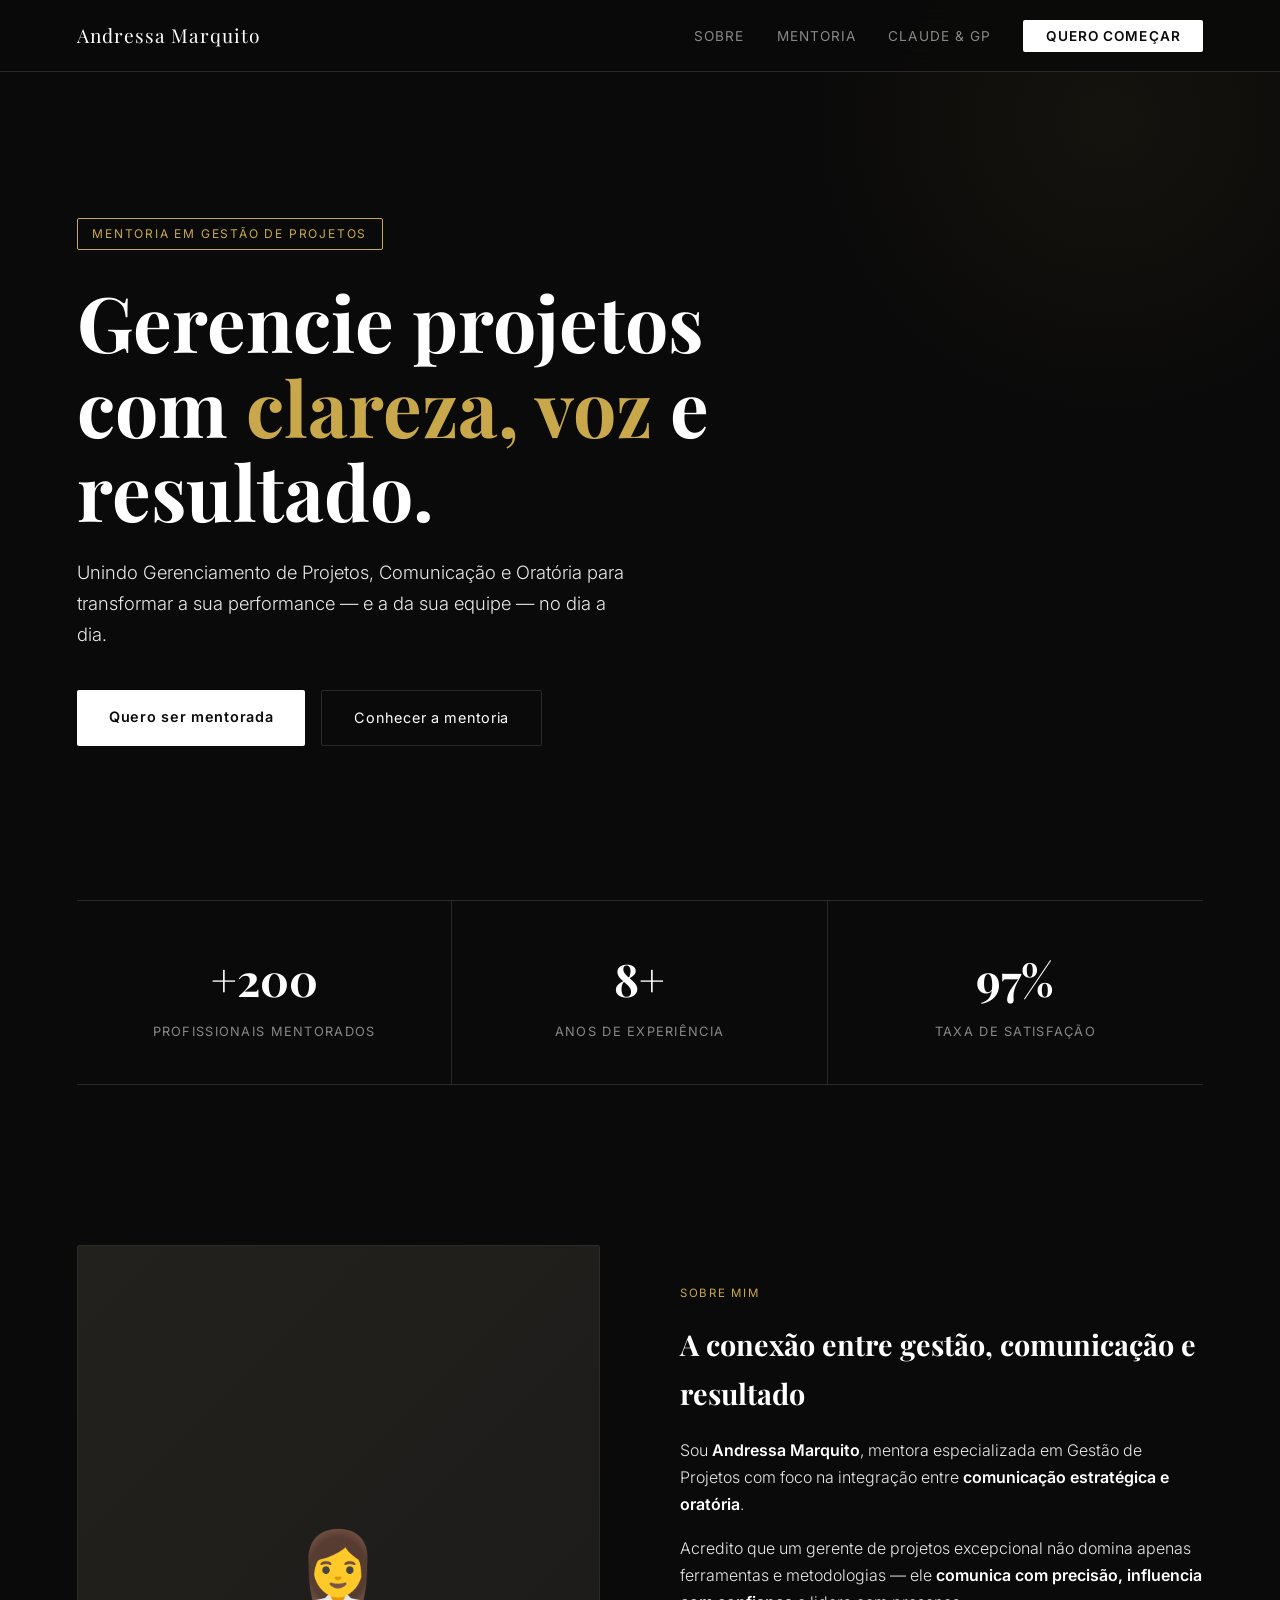
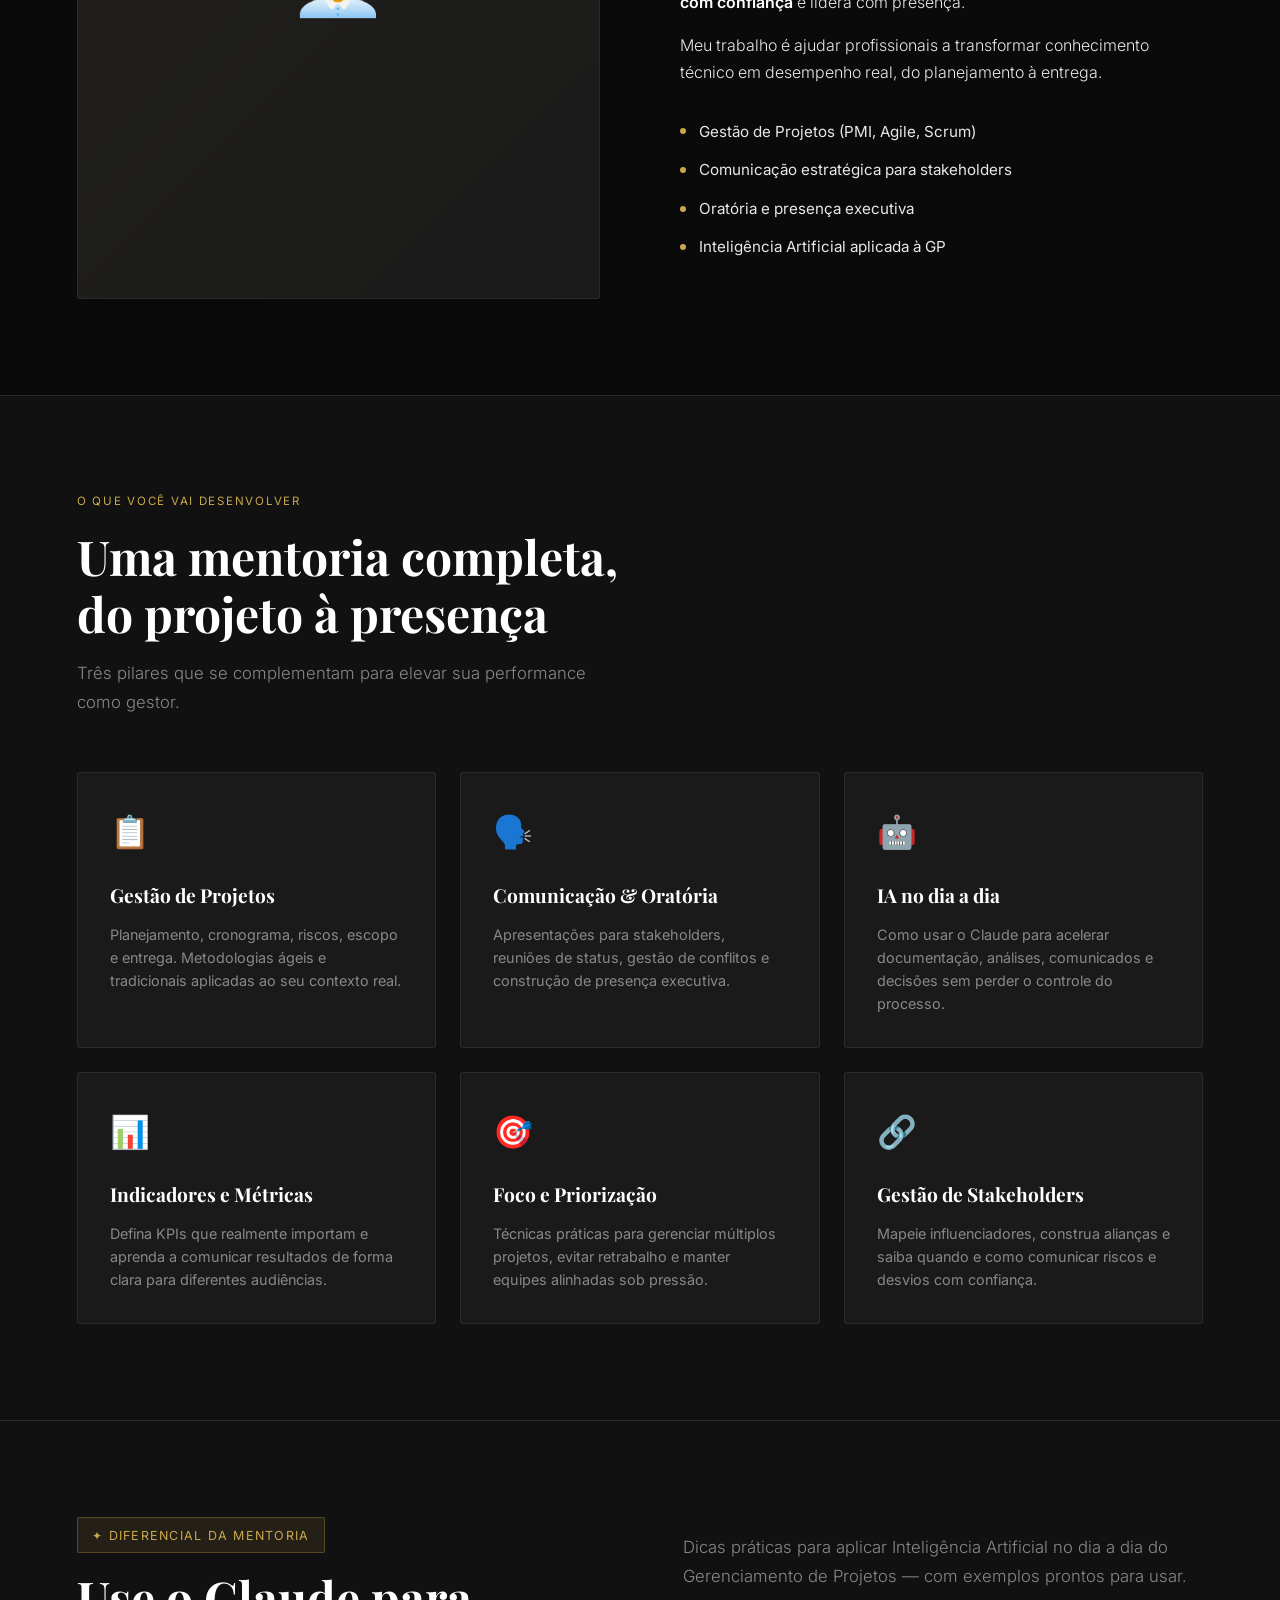
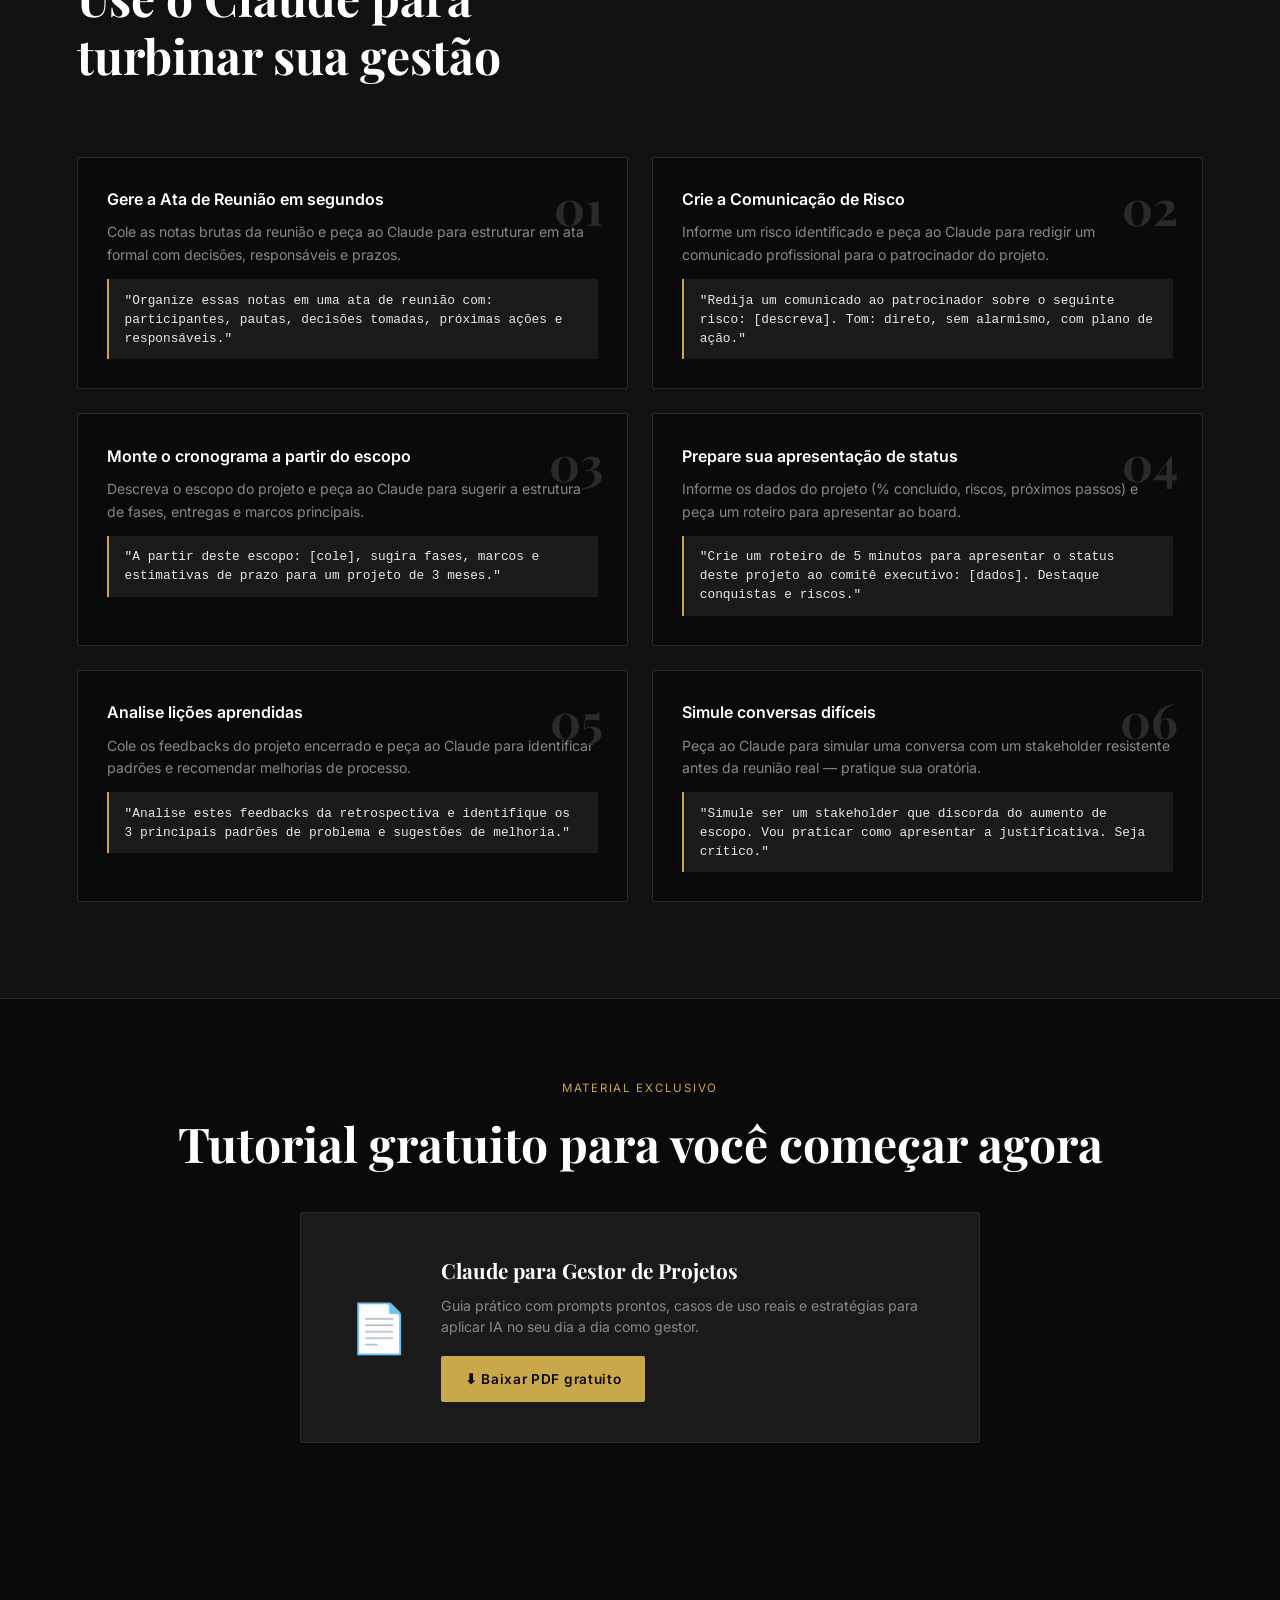
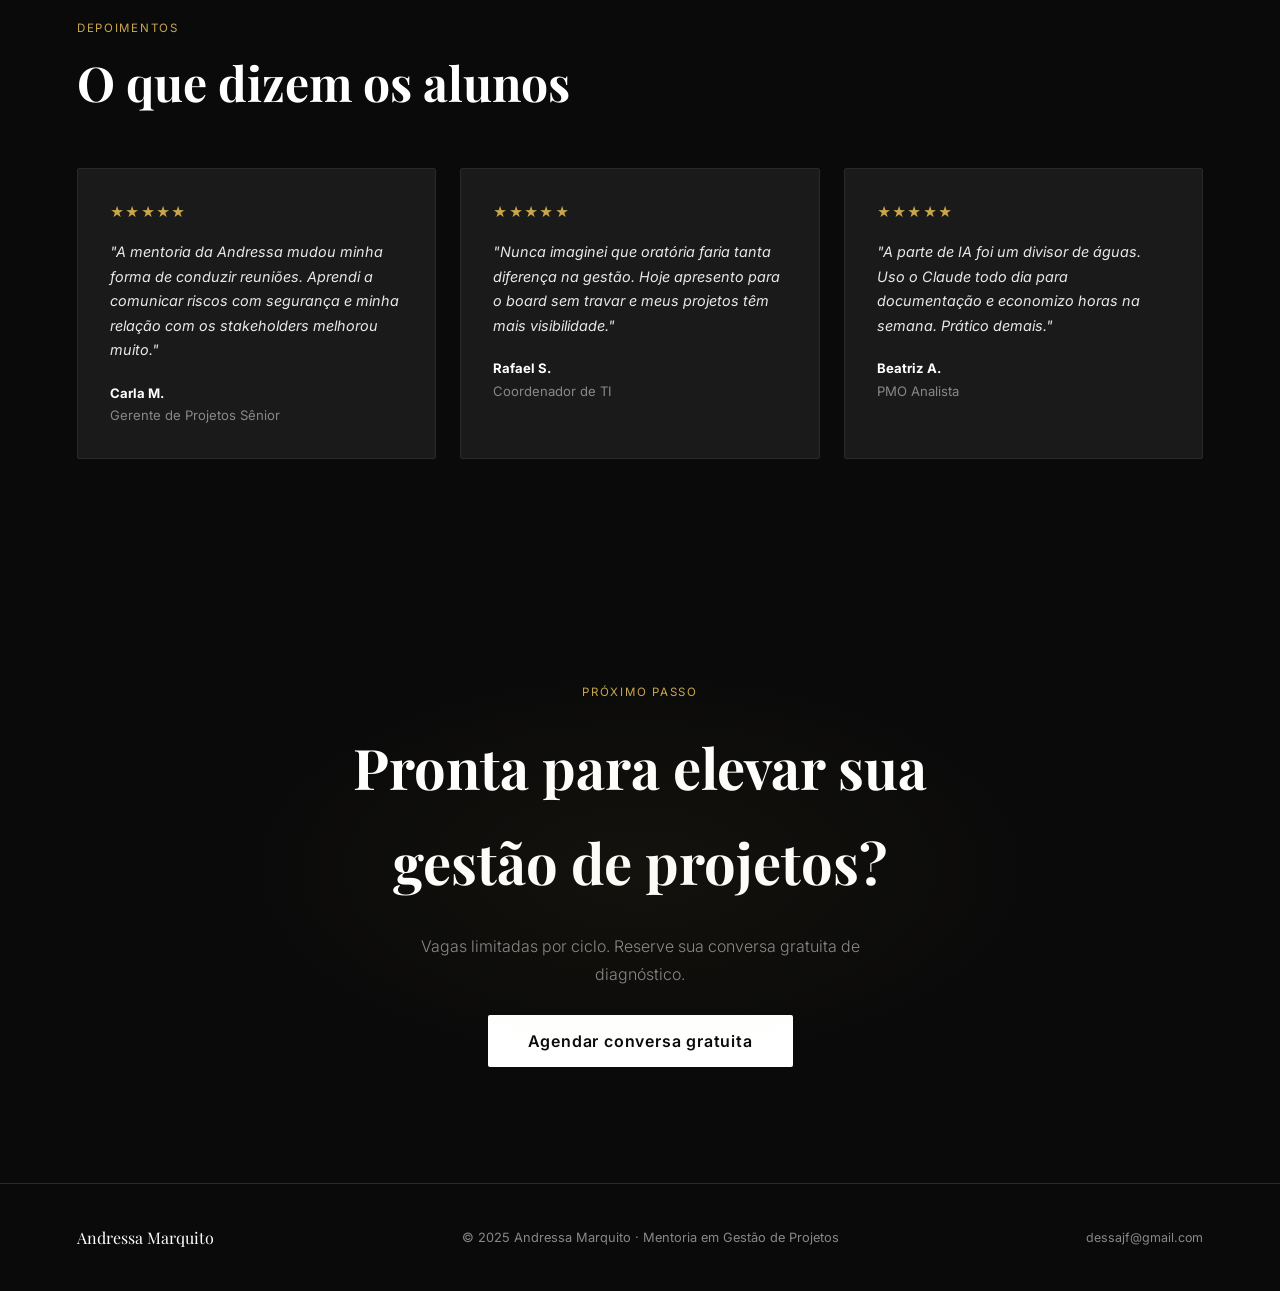
<file: landing-page/index.html>
<!DOCTYPE html>
<html lang="pt-BR">
<head>
  <meta charset="UTF-8" />
  <meta name="viewport" content="width=device-width, initial-scale=1.0" />
  <title>Andressa Marquito | Mentoria em Gestão de Projetos</title>
  <link href="https://fonts.googleapis.com/css2?family=Playfair+Display:wght@400;700&family=Inter:wght@300;400;500;600&display=swap" rel="stylesheet" />
  <style>
    *, *::before, *::after { box-sizing: border-box; margin: 0; padding: 0; }

    :root {
      --black: #0a0a0a;
      --dark: #111111;
      --card: #1a1a1a;
      --border: #2a2a2a;
      --white: #ffffff;
      --off-white: #e8e8e8;
      --muted: #888888;
      --accent: #c9a84c;
    }

    html { scroll-behavior: smooth; }

    body {
      font-family: 'Inter', sans-serif;
      background-color: var(--black);
      color: var(--white);
      line-height: 1.7;
    }

    /* NAV */
    nav {
      position: fixed;
      top: 0; left: 0; right: 0;
      z-index: 100;
      display: flex;
      justify-content: space-between;
      align-items: center;
      padding: 1.2rem 6%;
      background: rgba(10, 10, 10, 0.92);
      backdrop-filter: blur(12px);
      border-bottom: 1px solid var(--border);
    }

    .nav-logo {
      font-family: 'Playfair Display', serif;
      font-size: 1.2rem;
      letter-spacing: 0.05em;
      color: var(--white);
      text-decoration: none;
    }

    .nav-links { display: flex; gap: 2rem; list-style: none; }
    .nav-links a {
      color: var(--muted);
      text-decoration: none;
      font-size: 0.85rem;
      letter-spacing: 0.08em;
      text-transform: uppercase;
      transition: color 0.2s;
    }
    .nav-links a:hover { color: var(--white); }

    .nav-cta {
      background: var(--white);
      color: var(--black) !important;
      padding: 0.5rem 1.4rem;
      border-radius: 2px;
      font-weight: 600 !important;
      transition: background 0.2s, color 0.2s !important;
    }
    .nav-cta:hover { background: var(--accent) !important; color: var(--white) !important; }

    /* HERO */
    .hero {
      min-height: 100vh;
      display: flex;
      align-items: center;
      padding: 8rem 6% 4rem;
      position: relative;
      overflow: hidden;
    }

    .hero::before {
      content: '';
      position: absolute;
      top: -20%; right: -10%;
      width: 600px; height: 600px;
      background: radial-gradient(circle, rgba(201,168,76,0.06) 0%, transparent 70%);
      pointer-events: none;
    }

    .hero-content { max-width: 720px; }

    .hero-tag {
      display: inline-block;
      font-size: 0.75rem;
      letter-spacing: 0.15em;
      text-transform: uppercase;
      color: var(--accent);
      border: 1px solid var(--accent);
      padding: 0.3rem 0.9rem;
      border-radius: 2px;
      margin-bottom: 1.8rem;
    }

    .hero h1 {
      font-family: 'Playfair Display', serif;
      font-size: clamp(2.8rem, 6vw, 5rem);
      line-height: 1.1;
      font-weight: 700;
      margin-bottom: 1.5rem;
    }

    .hero h1 span { color: var(--accent); }

    .hero p {
      font-size: 1.15rem;
      color: var(--off-white);
      max-width: 560px;
      margin-bottom: 2.5rem;
      font-weight: 300;
    }

    .hero-actions { display: flex; gap: 1rem; flex-wrap: wrap; }

    .btn-primary {
      background: var(--white);
      color: var(--black);
      padding: 0.9rem 2rem;
      border: none;
      border-radius: 2px;
      font-size: 0.9rem;
      font-weight: 600;
      letter-spacing: 0.05em;
      text-decoration: none;
      transition: background 0.2s, color 0.2s;
      cursor: pointer;
    }
    .btn-primary:hover { background: var(--accent); color: var(--white); }

    .btn-ghost {
      background: transparent;
      color: var(--white);
      padding: 0.9rem 2rem;
      border: 1px solid var(--border);
      border-radius: 2px;
      font-size: 0.9rem;
      font-weight: 400;
      letter-spacing: 0.05em;
      text-decoration: none;
      transition: border-color 0.2s, color 0.2s;
      cursor: pointer;
    }
    .btn-ghost:hover { border-color: var(--white); }

    /* STATS */
    .stats {
      display: grid;
      grid-template-columns: repeat(3, 1fr);
      border-top: 1px solid var(--border);
      border-bottom: 1px solid var(--border);
      margin: 0 6%;
    }

    .stat {
      padding: 2.5rem 2rem;
      text-align: center;
      border-right: 1px solid var(--border);
    }
    .stat:last-child { border-right: none; }

    .stat-number {
      font-family: 'Playfair Display', serif;
      font-size: 2.8rem;
      font-weight: 700;
      color: var(--white);
      display: block;
    }

    .stat-label {
      font-size: 0.8rem;
      color: var(--muted);
      letter-spacing: 0.1em;
      text-transform: uppercase;
      margin-top: 0.3rem;
    }

    /* SECTIONS */
    section { padding: 6rem 6%; }

    .section-tag {
      font-size: 0.72rem;
      letter-spacing: 0.15em;
      text-transform: uppercase;
      color: var(--accent);
      margin-bottom: 1rem;
      display: block;
    }

    .section-title {
      font-family: 'Playfair Display', serif;
      font-size: clamp(2rem, 4vw, 3rem);
      line-height: 1.2;
      margin-bottom: 1rem;
    }

    .section-subtitle {
      color: var(--muted);
      font-size: 1.05rem;
      max-width: 520px;
      font-weight: 300;
    }

    /* ABOUT */
    .about-grid {
      display: grid;
      grid-template-columns: 1fr 1fr;
      gap: 5rem;
      align-items: center;
      margin-top: 4rem;
    }

    .about-image {
      aspect-ratio: 4/5;
      background: var(--card);
      border: 1px solid var(--border);
      border-radius: 2px;
      display: flex;
      align-items: center;
      justify-content: center;
      font-size: 5rem;
      position: relative;
      overflow: hidden;
    }

    .about-image::after {
      content: '';
      position: absolute;
      inset: 0;
      background: linear-gradient(135deg, rgba(201,168,76,0.05), transparent);
    }

    .about-text h3 {
      font-family: 'Playfair Display', serif;
      font-size: 1.8rem;
      margin-bottom: 1.2rem;
    }

    .about-text p {
      color: var(--off-white);
      font-weight: 300;
      margin-bottom: 1rem;
    }

    .about-text p strong { color: var(--white); font-weight: 600; }

    .pillar-list {
      list-style: none;
      margin-top: 2rem;
      display: flex;
      flex-direction: column;
      gap: 0.8rem;
    }

    .pillar-list li {
      display: flex;
      align-items: center;
      gap: 0.8rem;
      font-size: 0.95rem;
      color: var(--off-white);
    }

    .pillar-list li::before {
      content: '';
      width: 6px; height: 6px;
      background: var(--accent);
      border-radius: 50%;
      flex-shrink: 0;
    }

    /* MENTORIA */
    .cards-grid {
      display: grid;
      grid-template-columns: repeat(3, 1fr);
      gap: 1.5rem;
      margin-top: 3.5rem;
    }

    .card {
      background: var(--card);
      border: 1px solid var(--border);
      border-radius: 2px;
      padding: 2rem;
      transition: border-color 0.2s, transform 0.2s;
    }

    .card:hover {
      border-color: var(--accent);
      transform: translateY(-4px);
    }

    .card-icon {
      font-size: 2rem;
      margin-bottom: 1.2rem;
    }

    .card h4 {
      font-family: 'Playfair Display', serif;
      font-size: 1.2rem;
      margin-bottom: 0.7rem;
    }

    .card p {
      color: var(--muted);
      font-size: 0.9rem;
      line-height: 1.6;
    }

    /* CLAUDE SECTION */
    .claude-section {
      background: var(--dark);
      border-top: 1px solid var(--border);
      border-bottom: 1px solid var(--border);
    }

    .claude-header {
      display: flex;
      align-items: flex-start;
      justify-content: space-between;
      gap: 3rem;
      flex-wrap: wrap;
      margin-bottom: 3.5rem;
    }

    .claude-badge {
      display: inline-flex;
      align-items: center;
      gap: 0.5rem;
      background: rgba(201,168,76,0.1);
      border: 1px solid rgba(201,168,76,0.3);
      color: var(--accent);
      font-size: 0.78rem;
      letter-spacing: 0.1em;
      text-transform: uppercase;
      padding: 0.4rem 0.9rem;
      border-radius: 2px;
      margin-bottom: 1rem;
    }

    .tips-grid {
      display: grid;
      grid-template-columns: repeat(2, 1fr);
      gap: 1.5rem;
    }

    .tip-card {
      background: var(--black);
      border: 1px solid var(--border);
      border-radius: 2px;
      padding: 1.8rem;
      position: relative;
    }

    .tip-number {
      position: absolute;
      top: 1.5rem; right: 1.5rem;
      font-family: 'Playfair Display', serif;
      font-size: 3rem;
      color: var(--border);
      line-height: 1;
      font-weight: 700;
    }

    .tip-card h4 {
      font-size: 1rem;
      font-weight: 600;
      margin-bottom: 0.5rem;
      color: var(--white);
    }

    .tip-card p {
      font-size: 0.88rem;
      color: var(--muted);
      line-height: 1.6;
    }

    .tip-card code {
      display: block;
      margin-top: 0.8rem;
      padding: 0.7rem 1rem;
      background: var(--card);
      border-left: 2px solid var(--accent);
      font-size: 0.8rem;
      color: var(--off-white);
      font-family: 'Courier New', monospace;
      line-height: 1.5;
      border-radius: 0 2px 2px 0;
    }

    /* TUTORIAL PDF */
    .tutorial-section {
      text-align: center;
      padding: 5rem 6%;
      background: var(--black);
    }

    .tutorial-card {
      display: inline-flex;
      align-items: center;
      gap: 2rem;
      background: var(--card);
      border: 1px solid var(--border);
      border-radius: 2px;
      padding: 2.5rem 3rem;
      max-width: 680px;
      width: 100%;
      text-align: left;
      transition: border-color 0.2s;
    }

    .tutorial-card:hover { border-color: var(--accent); }

    .tutorial-icon {
      font-size: 3rem;
      flex-shrink: 0;
    }

    .tutorial-info { flex: 1; }

    .tutorial-info h3 {
      font-family: 'Playfair Display', serif;
      font-size: 1.3rem;
      margin-bottom: 0.4rem;
      color: var(--white);
    }

    .tutorial-info p {
      font-size: 0.88rem;
      color: var(--muted);
      margin-bottom: 1.2rem;
      line-height: 1.5;
    }

    .btn-download {
      display: inline-flex;
      align-items: center;
      gap: 0.5rem;
      background: var(--accent);
      color: var(--black);
      padding: 0.7rem 1.5rem;
      border-radius: 2px;
      font-size: 0.85rem;
      font-weight: 600;
      letter-spacing: 0.05em;
      text-decoration: none;
      transition: opacity 0.2s;
    }

    .btn-download:hover { opacity: 0.85; }

    @media (max-width: 600px) {
      .tutorial-card { flex-direction: column; text-align: center; padding: 2rem 1.5rem; }
    }

    /* TESTIMONIALS */
    .testimonials-grid {
      display: grid;
      grid-template-columns: repeat(3, 1fr);
      gap: 1.5rem;
      margin-top: 3.5rem;
    }

    .testimonial {
      background: var(--card);
      border: 1px solid var(--border);
      border-radius: 2px;
      padding: 2rem;
    }

    .stars { color: var(--accent); font-size: 0.85rem; margin-bottom: 1rem; letter-spacing: 0.1em; }

    .testimonial p {
      font-size: 0.9rem;
      color: var(--off-white);
      font-style: italic;
      margin-bottom: 1.2rem;
      line-height: 1.7;
    }

    .testimonial-author {
      font-size: 0.82rem;
      color: var(--muted);
    }

    .testimonial-author strong { color: var(--white); display: block; }

    /* CTA */
    .cta-section {
      text-align: center;
      padding: 8rem 6%;
      position: relative;
      overflow: hidden;
    }

    .cta-section::before {
      content: '';
      position: absolute;
      top: 50%; left: 50%;
      transform: translate(-50%, -50%);
      width: 800px; height: 400px;
      background: radial-gradient(ellipse, rgba(201,168,76,0.05) 0%, transparent 70%);
      pointer-events: none;
    }

    .cta-section h2 {
      font-family: 'Playfair Display', serif;
      font-size: clamp(2.2rem, 5vw, 3.5rem);
      max-width: 600px;
      margin: 0 auto 1.5rem;
    }

    .cta-section p {
      color: var(--muted);
      max-width: 480px;
      margin: 0 auto 2.5rem;
      font-weight: 300;
    }

    /* FOOTER */
    footer {
      border-top: 1px solid var(--border);
      padding: 2.5rem 6%;
      display: flex;
      justify-content: space-between;
      align-items: center;
      flex-wrap: wrap;
      gap: 1rem;
    }

    .footer-logo {
      font-family: 'Playfair Display', serif;
      font-size: 1rem;
      color: var(--white);
    }

    footer p {
      font-size: 0.8rem;
      color: var(--muted);
    }

    /* RESPONSIVE */
    @media (max-width: 768px) {
      .stats { grid-template-columns: 1fr; }
      .stat { border-right: none; border-bottom: 1px solid var(--border); }
      .stat:last-child { border-bottom: none; }
      .about-grid { grid-template-columns: 1fr; }
      .cards-grid { grid-template-columns: 1fr; }
      .tips-grid { grid-template-columns: 1fr; }
      .testimonials-grid { grid-template-columns: 1fr; }
      .nav-links { display: none; }
      .hero h1 { font-size: 2.5rem; }
    }
  </style>
</head>
<body>

  <!-- NAV -->
  <nav>
    <a href="#" class="nav-logo">Andressa Marquito</a>
    <ul class="nav-links">
      <li><a href="#sobre">Sobre</a></li>
      <li><a href="#mentoria">Mentoria</a></li>
      <li><a href="#claude">Claude & GP</a></li>
      <li><a href="#contato" class="nav-cta">Quero começar</a></li>
    </ul>
  </nav>

  <!-- HERO -->
  <section class="hero">
    <div class="hero-content">
      <span class="hero-tag">Mentoria em Gestão de Projetos</span>
      <h1>Gerencie projetos com <span>clareza, voz</span> e resultado.</h1>
      <p>
        Unindo Gerenciamento de Projetos, Comunicação e Oratória para transformar
        a sua performance — e a da sua equipe — no dia a dia.
      </p>
      <div class="hero-actions">
        <a href="#contato" class="btn-primary">Quero ser mentorada</a>
        <a href="#mentoria" class="btn-ghost">Conhecer a mentoria</a>
      </div>
    </div>
  </section>

  <!-- STATS -->
  <div class="stats">
    <div class="stat">
      <span class="stat-number">+200</span>
      <span class="stat-label">Profissionais mentorados</span>
    </div>
    <div class="stat">
      <span class="stat-number">8+</span>
      <span class="stat-label">Anos de experiência</span>
    </div>
    <div class="stat">
      <span class="stat-number">97%</span>
      <span class="stat-label">Taxa de satisfação</span>
    </div>
  </div>

  <!-- SOBRE -->
  <section id="sobre">
    <div class="about-grid">
      <div class="about-image">👩‍💼</div>
      <div class="about-text">
        <span class="section-tag">Sobre mim</span>
        <h3>A conexão entre gestão, comunicação e resultado</h3>
        <p>
          Sou <strong>Andressa Marquito</strong>, mentora especializada em Gestão de Projetos
          com foco na integração entre <strong>comunicação estratégica e oratória</strong>.
        </p>
        <p>
          Acredito que um gerente de projetos excepcional não domina apenas ferramentas e
          metodologias — ele <strong>comunica com precisão, influencia com confiança</strong>
          e lidera com presença.
        </p>
        <p>
          Meu trabalho é ajudar profissionais a transformar conhecimento técnico em
          desempenho real, do planejamento à entrega.
        </p>
        <ul class="pillar-list">
          <li>Gestão de Projetos (PMI, Agile, Scrum)</li>
          <li>Comunicação estratégica para stakeholders</li>
          <li>Oratória e presença executiva</li>
          <li>Inteligência Artificial aplicada à GP</li>
        </ul>
      </div>
    </div>
  </section>

  <!-- MENTORIA -->
  <section id="mentoria" style="background: var(--dark); border-top: 1px solid var(--border);">
    <span class="section-tag">O que você vai desenvolver</span>
    <h2 class="section-title">Uma mentoria completa,<br/>do projeto à presença</h2>
    <p class="section-subtitle">Três pilares que se complementam para elevar sua performance como gestor.</p>

    <div class="cards-grid">
      <div class="card">
        <div class="card-icon">📋</div>
        <h4>Gestão de Projetos</h4>
        <p>Planejamento, cronograma, riscos, escopo e entrega. Metodologias ágeis e tradicionais aplicadas ao seu contexto real.</p>
      </div>
      <div class="card">
        <div class="card-icon">🗣️</div>
        <h4>Comunicação & Oratória</h4>
        <p>Apresentações para stakeholders, reuniões de status, gestão de conflitos e construção de presença executiva.</p>
      </div>
      <div class="card">
        <div class="card-icon">🤖</div>
        <h4>IA no dia a dia</h4>
        <p>Como usar o Claude para acelerar documentação, análises, comunicados e decisões sem perder o controle do processo.</p>
      </div>
      <div class="card">
        <div class="card-icon">📊</div>
        <h4>Indicadores e Métricas</h4>
        <p>Defina KPIs que realmente importam e aprenda a comunicar resultados de forma clara para diferentes audiências.</p>
      </div>
      <div class="card">
        <div class="card-icon">🎯</div>
        <h4>Foco e Priorização</h4>
        <p>Técnicas práticas para gerenciar múltiplos projetos, evitar retrabalho e manter equipes alinhadas sob pressão.</p>
      </div>
      <div class="card">
        <div class="card-icon">🔗</div>
        <h4>Gestão de Stakeholders</h4>
        <p>Mapeie influenciadores, construa alianças e saiba quando e como comunicar riscos e desvios com confiança.</p>
      </div>
    </div>
  </section>

  <!-- CLAUDE & GP -->
  <section id="claude" class="claude-section">
    <div class="claude-header">
      <div>
        <span class="claude-badge">✦ Diferencial da mentoria</span>
        <h2 class="section-title">Use o Claude para<br/>turbinar sua gestão</h2>
      </div>
      <p class="section-subtitle" style="padding-top: 1rem;">
        Dicas práticas para aplicar Inteligência Artificial no dia a dia
        do Gerenciamento de Projetos — com exemplos prontos para usar.
      </p>
    </div>

    <div class="tips-grid">
      <div class="tip-card">
        <span class="tip-number">01</span>
        <h4>Gere a Ata de Reunião em segundos</h4>
        <p>Cole as notas brutas da reunião e peça ao Claude para estruturar em ata formal com decisões, responsáveis e prazos.</p>
        <code>"Organize essas notas em uma ata de reunião com: participantes, pautas, decisões tomadas, próximas ações e responsáveis."</code>
      </div>
      <div class="tip-card">
        <span class="tip-number">02</span>
        <h4>Crie a Comunicação de Risco</h4>
        <p>Informe um risco identificado e peça ao Claude para redigir um comunicado profissional para o patrocinador do projeto.</p>
        <code>"Redija um comunicado ao patrocinador sobre o seguinte risco: [descreva]. Tom: direto, sem alarmismo, com plano de ação."</code>
      </div>
      <div class="tip-card">
        <span class="tip-number">03</span>
        <h4>Monte o cronograma a partir do escopo</h4>
        <p>Descreva o escopo do projeto e peça ao Claude para sugerir a estrutura de fases, entregas e marcos principais.</p>
        <code>"A partir deste escopo: [cole], sugira fases, marcos e estimativas de prazo para um projeto de 3 meses."</code>
      </div>
      <div class="tip-card">
        <span class="tip-number">04</span>
        <h4>Prepare sua apresentação de status</h4>
        <p>Informe os dados do projeto (% concluído, riscos, próximos passos) e peça um roteiro para apresentar ao board.</p>
        <code>"Crie um roteiro de 5 minutos para apresentar o status deste projeto ao comitê executivo: [dados]. Destaque conquistas e riscos."</code>
      </div>
      <div class="tip-card">
        <span class="tip-number">05</span>
        <h4>Analise lições aprendidas</h4>
        <p>Cole os feedbacks do projeto encerrado e peça ao Claude para identificar padrões e recomendar melhorias de processo.</p>
        <code>"Analise estes feedbacks da retrospectiva e identifique os 3 principais padrões de problema e sugestões de melhoria."</code>
      </div>
      <div class="tip-card">
        <span class="tip-number">06</span>
        <h4>Simule conversas difíceis</h4>
        <p>Peça ao Claude para simular uma conversa com um stakeholder resistente antes da reunião real — pratique sua oratória.</p>
        <code>"Simule ser um stakeholder que discorda do aumento de escopo. Vou praticar como apresentar a justificativa. Seja crítico."</code>
      </div>
    </div>
  </section>

  <!-- TUTORIAL PDF -->
  <section class="tutorial-section">
    <span class="section-tag">Material exclusivo</span>
    <h2 class="section-title" style="margin-bottom: 2.5rem;">Tutorial gratuito para você começar agora</h2>
    <div class="tutorial-card">
      <div class="tutorial-icon">📄</div>
      <div class="tutorial-info">
        <h3>Claude para Gestor de Projetos</h3>
        <p>Guia prático com prompts prontos, casos de uso reais e estratégias para aplicar IA no seu dia a dia como gestor.</p>
        <a href="claude-gestores-projetos.pdf" download class="btn-download">
          ⬇ Baixar PDF gratuito
        </a>
      </div>
    </div>
  </section>

  <!-- TESTIMONIALS -->
  <section id="depoimentos">
    <span class="section-tag">Depoimentos</span>
    <h2 class="section-title">O que dizem os alunos</h2>

    <div class="testimonials-grid">
      <div class="testimonial">
        <div class="stars">★★★★★</div>
        <p>"A mentoria da Andressa mudou minha forma de conduzir reuniões. Aprendi a comunicar riscos com segurança e minha relação com os stakeholders melhorou muito."</p>
        <div class="testimonial-author">
          <strong>Carla M.</strong>
          Gerente de Projetos Sênior
        </div>
      </div>
      <div class="testimonial">
        <div class="stars">★★★★★</div>
        <p>"Nunca imaginei que oratória faria tanta diferença na gestão. Hoje apresento para o board sem travar e meus projetos têm mais visibilidade."</p>
        <div class="testimonial-author">
          <strong>Rafael S.</strong>
          Coordenador de TI
        </div>
      </div>
      <div class="testimonial">
        <div class="stars">★★★★★</div>
        <p>"A parte de IA foi um divisor de águas. Uso o Claude todo dia para documentação e economizo horas na semana. Prático demais."</p>
        <div class="testimonial-author">
          <strong>Beatriz A.</strong>
          PMO Analista
        </div>
      </div>
    </div>
  </section>

  <!-- CTA -->
  <section id="contato" class="cta-section">
    <span class="section-tag">Próximo passo</span>
    <h2>Pronta para elevar sua gestão de projetos?</h2>
    <p>Vagas limitadas por ciclo. Reserve sua conversa gratuita de diagnóstico.</p>
    <a href="mailto:dessajf@gmail.com?subject=Mentoria%20Gestão%20de%20Projetos&body=Olá%20Andressa!%20Gostaria%20de%20saber%20mais%20sobre%20a%20mentoria." class="btn-primary" style="font-size: 1rem; padding: 1rem 2.5rem;">
      Agendar conversa gratuita
    </a>
  </section>

  <!-- FOOTER -->
  <footer>
    <span class="footer-logo">Andressa Marquito</span>
    <p>© 2025 Andressa Marquito · Mentoria em Gestão de Projetos</p>
    <p style="color: var(--muted); font-size: 0.78rem;">dessajf@gmail.com</p>
  </footer>

</body>
</html>
</file>
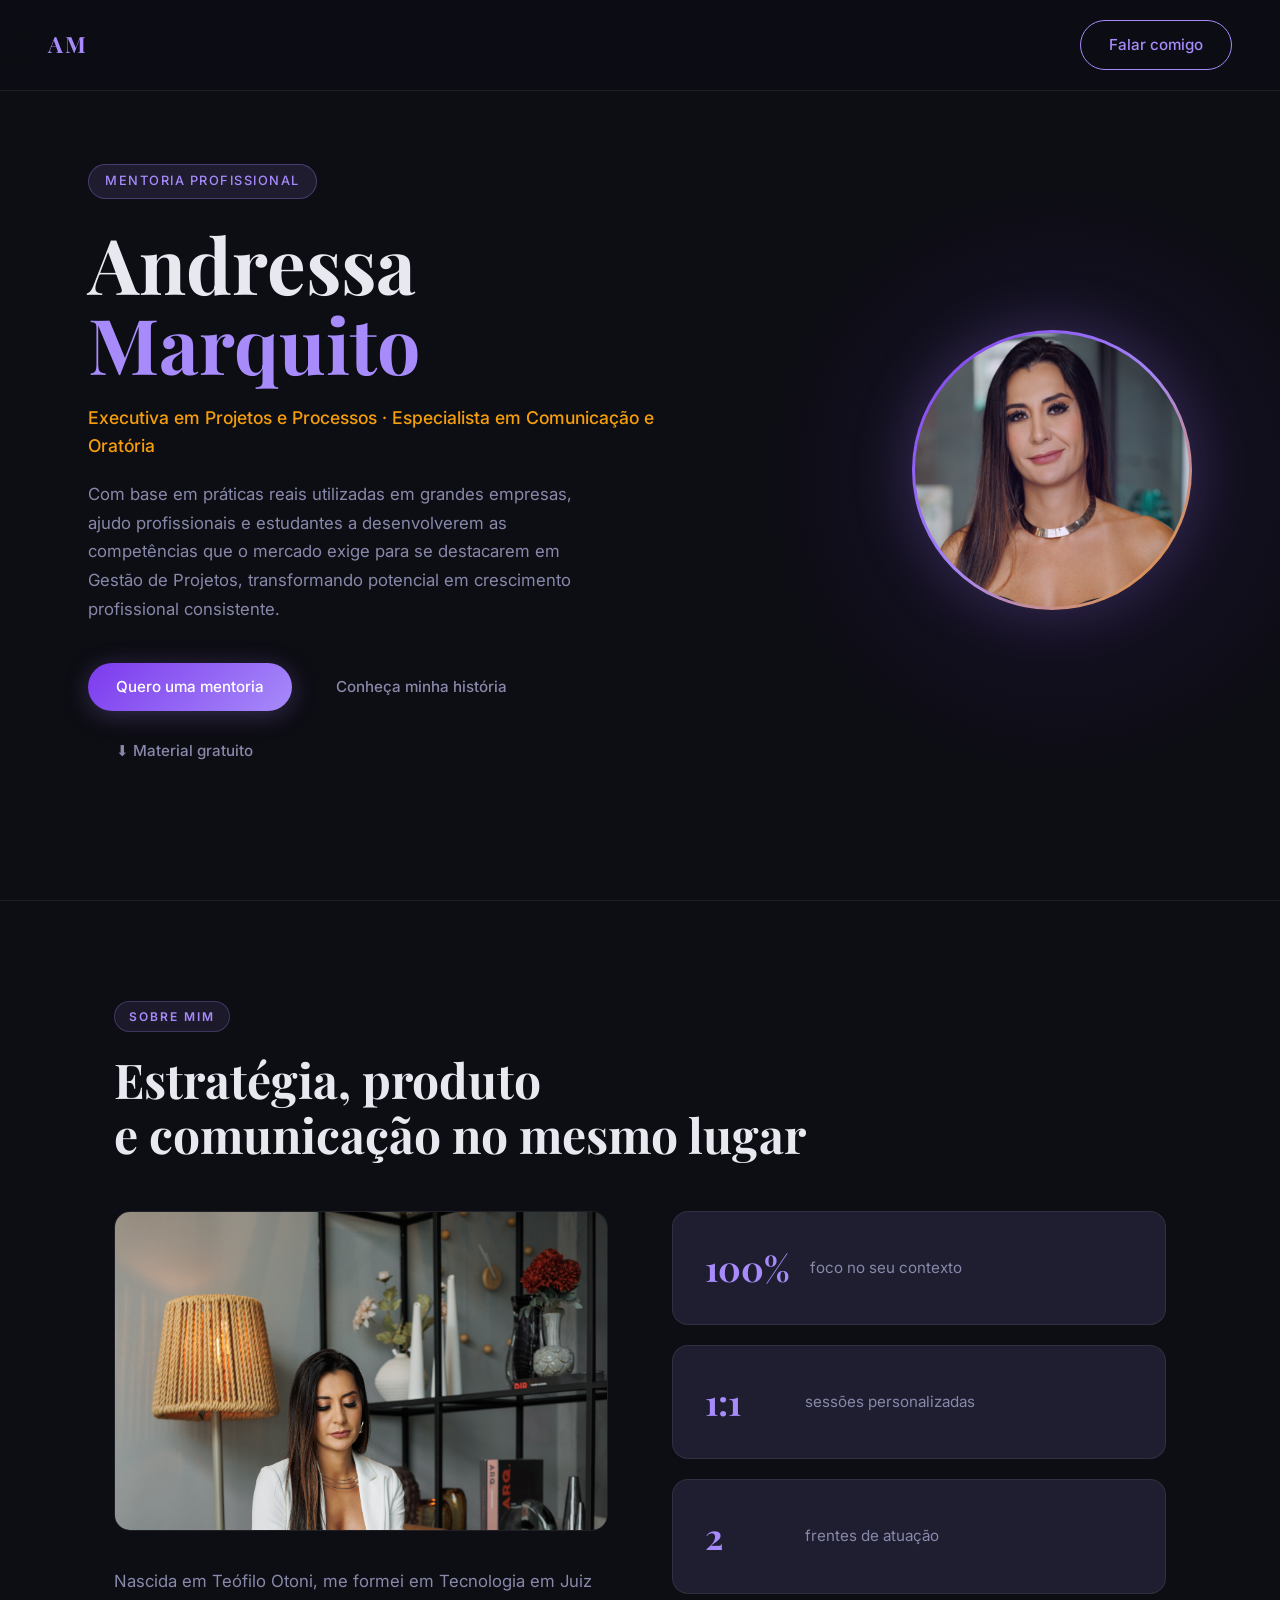
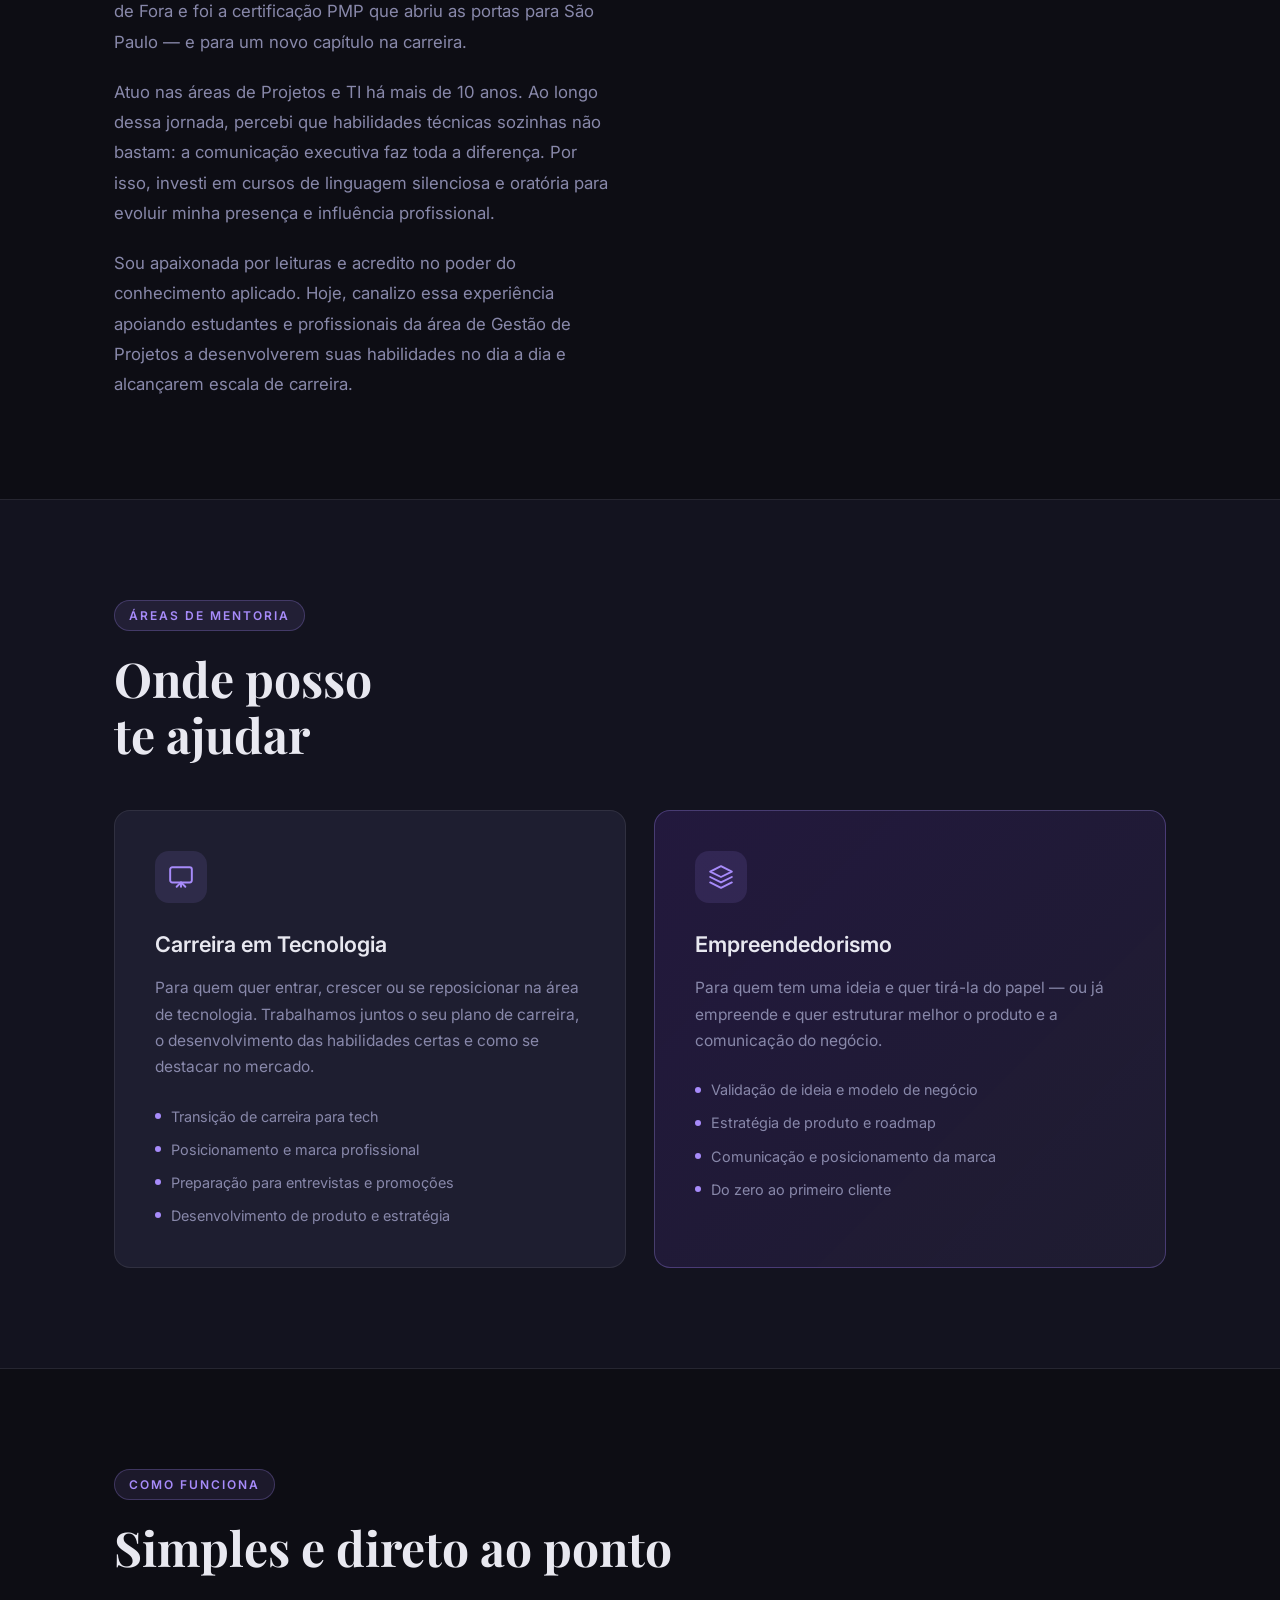
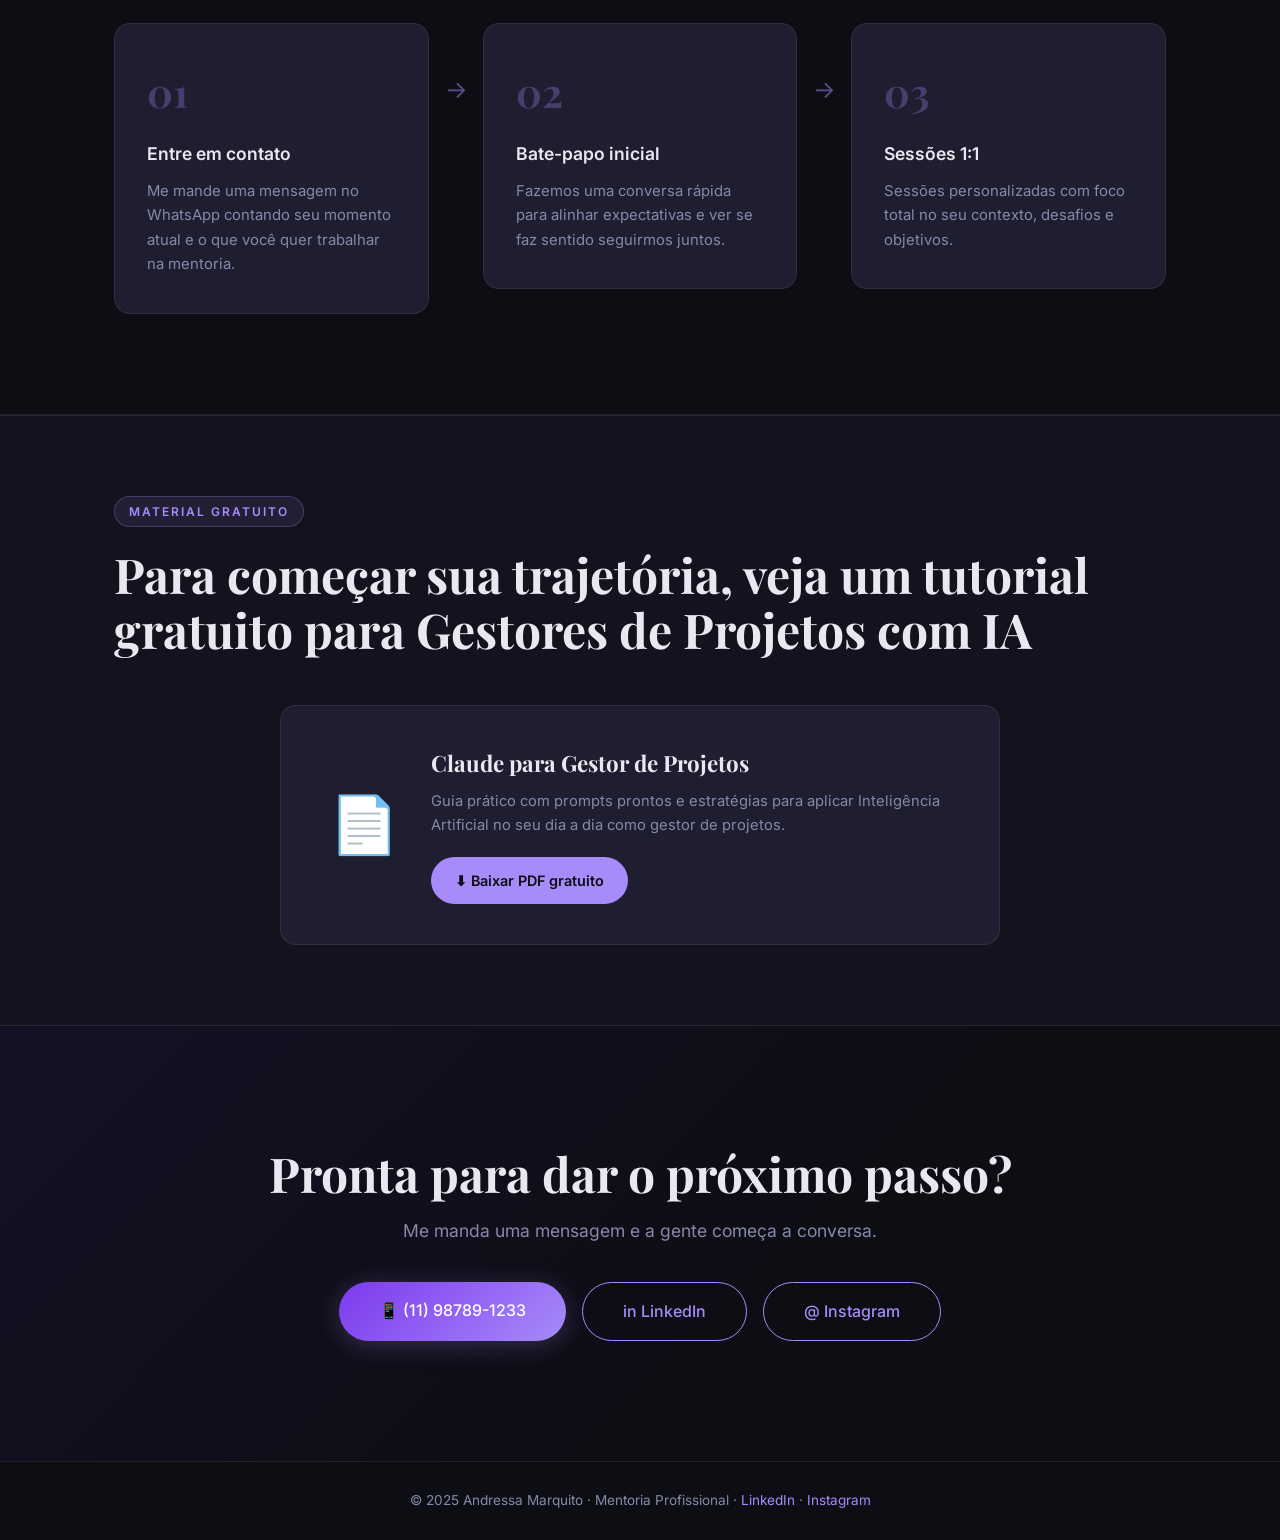
<file: mentoria-andressa/index.html>
<!DOCTYPE html>
<html lang="pt-BR">
<head>
  <meta charset="UTF-8" />
  <meta name="viewport" content="width=device-width, initial-scale=1.0" />
  <title>Mentoria | Andressa Marquito</title>
  <link rel="preconnect" href="https://fonts.googleapis.com" />
  <link rel="preconnect" href="https://fonts.gstatic.com" crossorigin />
  <link href="https://fonts.googleapis.com/css2?family=Inter:wght@300;400;500;600;700&family=Playfair+Display:wght@600;700&display=swap" rel="stylesheet" />
  <link rel="stylesheet" href="style.css" />
</head>
<body>

  <!-- NAV -->
  <nav>
    <span class="nav-logo">AM</span>
    <a href="https://wa.me/5511987891233" target="_blank" class="btn btn-outline">Falar comigo</a>
  </nav>

  <!-- HERO -->
  <section class="hero">
    <div class="hero-content">
      <p class="hero-tag">Mentoria Profissional</p>
      <h1>Andressa<br /><span class="accent">Marquito</span></h1>
      <p class="hero-subtitle">Executiva em Projetos e Processos · Especialista em Comunicação e Oratória</p>
      <p class="hero-desc">
        Com base em práticas reais utilizadas em grandes empresas, ajudo profissionais e estudantes a desenvolverem as competências que o mercado exige para se destacarem em Gestão de Projetos, transformando potencial em crescimento profissional consistente.
      </p>
      <div class="hero-cta">
        <a href="https://wa.me/5511987891233" target="_blank" class="btn btn-primary">Quero uma mentoria</a>
        <a href="#sobre" class="btn btn-ghost">Conheça minha história</a>
        <a href="claude-gestores-projetos.pdf" download class="btn btn-ghost">⬇ Material gratuito</a>
      </div>
    </div>
    <div class="hero-visual">
      <div class="avatar-ring">
        <img src="Andressa.png" alt="Andressa Marquito" class="avatar-photo" />
      </div>
    </div>
  </section>

  <!-- SOBRE -->
  <section class="sobre" id="sobre">
    <div class="container">
      <div class="section-label">Sobre mim</div>
      <h2>Estratégia, produto<br />e comunicação no mesmo lugar</h2>
      <div class="sobre-grid">
        <div class="sobre-text">
          <img src="sobremim.png" alt="Andressa Marquito" class="sobre-foto" />
          <p>
            Nascida em Teófilo Otoni, me formei em Tecnologia em Juiz de Fora e foi a certificação PMP que abriu as portas para São Paulo — e para um novo capítulo na carreira.
          </p>
          <p>
            Atuo nas áreas de Projetos e TI há mais de 10 anos. Ao longo dessa jornada, percebi que habilidades técnicas sozinhas não bastam: a comunicação executiva faz toda a diferença. Por isso, investi em cursos de linguagem silenciosa e oratória para evoluir minha presença e influência profissional.
          </p>
          <p>
            Sou apaixonada por leituras e acredito no poder do conhecimento aplicado. Hoje, canalizo essa experiência apoiando estudantes e profissionais da área de Gestão de Projetos a desenvolverem suas habilidades no dia a dia e alcançarem escala de carreira.
          </p>
        </div>
        <div class="sobre-stats">
          <div class="stat-card">
            <span class="stat-number">100%</span>
            <span class="stat-label">foco no seu contexto</span>
          </div>
          <div class="stat-card">
            <span class="stat-number">1:1</span>
            <span class="stat-label">sessões personalizadas</span>
          </div>
          <div class="stat-card">
            <span class="stat-number">2</span>
            <span class="stat-label">frentes de atuação</span>
          </div>
        </div>
      </div>
    </div>
  </section>

  <!-- ÁREAS -->
  <section class="areas" id="areas">
    <div class="container">
      <div class="section-label">Áreas de mentoria</div>
      <h2>Onde posso<br />te ajudar</h2>
      <div class="areas-grid">

        <div class="area-card">
          <div class="area-icon">
            <svg xmlns="http://www.w3.org/2000/svg" viewBox="0 0 24 24" fill="none" stroke="currentColor" stroke-width="1.8" stroke-linecap="round" stroke-linejoin="round">
              <rect x="2" y="3" width="20" height="14" rx="2"/><polyline points="8 21 12 17 16 21"/><line x1="12" y1="17" x2="12" y2="21"/>
            </svg>
          </div>
          <h3>Carreira em Tecnologia</h3>
          <p>
            Para quem quer entrar, crescer ou se reposicionar na área de tecnologia. Trabalhamos juntos o seu plano de carreira, o desenvolvimento das habilidades certas e como se destacar no mercado.
          </p>
          <ul class="area-topics">
            <li>Transição de carreira para tech</li>
            <li>Posicionamento e marca profissional</li>
            <li>Preparação para entrevistas e promoções</li>
            <li>Desenvolvimento de produto e estratégia</li>
          </ul>
        </div>

        <div class="area-card area-card--accent">
          <div class="area-icon">
            <svg xmlns="http://www.w3.org/2000/svg" viewBox="0 0 24 24" fill="none" stroke="currentColor" stroke-width="1.8" stroke-linecap="round" stroke-linejoin="round">
              <path d="M12 2L2 7l10 5 10-5-10-5z"/><path d="M2 17l10 5 10-5"/><path d="M2 12l10 5 10-5"/>
            </svg>
          </div>
          <h3>Empreendedorismo</h3>
          <p>
            Para quem tem uma ideia e quer tirá-la do papel — ou já empreende e quer estruturar melhor o produto e a comunicação do negócio.
          </p>
          <ul class="area-topics">
            <li>Validação de ideia e modelo de negócio</li>
            <li>Estratégia de produto e roadmap</li>
            <li>Comunicação e posicionamento da marca</li>
            <li>Do zero ao primeiro cliente</li>
          </ul>
        </div>

      </div>
    </div>
  </section>

  <!-- COMO FUNCIONA -->
  <section class="como-funciona">
    <div class="container">
      <div class="section-label">Como funciona</div>
      <h2>Simples e direto ao ponto</h2>
      <div class="steps">
        <div class="step">
          <div class="step-num">01</div>
          <h4>Entre em contato</h4>
          <p>Me mande uma mensagem no WhatsApp contando seu momento atual e o que você quer trabalhar na mentoria.</p>
        </div>
        <div class="step-arrow">→</div>
        <div class="step">
          <div class="step-num">02</div>
          <h4>Bate-papo inicial</h4>
          <p>Fazemos uma conversa rápida para alinhar expectativas e ver se faz sentido seguirmos juntos.</p>
        </div>
        <div class="step-arrow">→</div>
        <div class="step">
          <div class="step-num">03</div>
          <h4>Sessões 1:1</h4>
          <p>Sessões personalizadas com foco total no seu contexto, desafios e objetivos.</p>
        </div>
      </div>
    </div>
  </section>

  <!-- TUTORIAL PDF -->
  <section class="tutorial">
    <div class="container">
      <div class="section-label">Material gratuito</div>
      <h2>Para começar sua trajetória, veja um tutorial gratuito para Gestores de Projetos com IA</h2>
      <div class="tutorial-card">
        <div class="tutorial-emoji">📄</div>
        <div class="tutorial-body">
          <h3>Claude para Gestor de Projetos</h3>
          <p>Guia prático com prompts prontos e estratégias para aplicar Inteligência Artificial no seu dia a dia como gestor de projetos.</p>
          <a href="claude-gestores-projetos.pdf" download class="btn-download">
            ⬇ Baixar PDF gratuito
          </a>
        </div>
      </div>
    </div>
  </section>

  <!-- CTA FINAL -->
  <section class="cta-final">
    <div class="container">
      <h2>Pronta para dar o próximo passo?</h2>
      <p>Me manda uma mensagem e a gente começa a conversa.</p>
      <div class="cta-buttons">
        <a href="https://wa.me/5511987891233" target="_blank" class="btn btn-primary btn-lg">📱 (11) 98789-1233</a>
        <a href="https://linkedin.com/in/andressa-marquito" target="_blank" class="btn btn-outline btn-lg">in LinkedIn</a>
        <a href="https://instagram.com/andressa.marquito" target="_blank" class="btn btn-outline btn-lg">@ Instagram</a>
      </div>
    </div>
  </section>

  <!-- FOOTER -->
  <footer>
    <p>© 2025 Andressa Marquito · Mentoria Profissional · <a href="https://linkedin.com/in/andressa-marquito" target="_blank" class="footer-link">LinkedIn</a> · <a href="https://instagram.com/andressa.marquito" target="_blank" class="footer-link">Instagram</a></p>
  </footer>

</body>
</html>
</file>
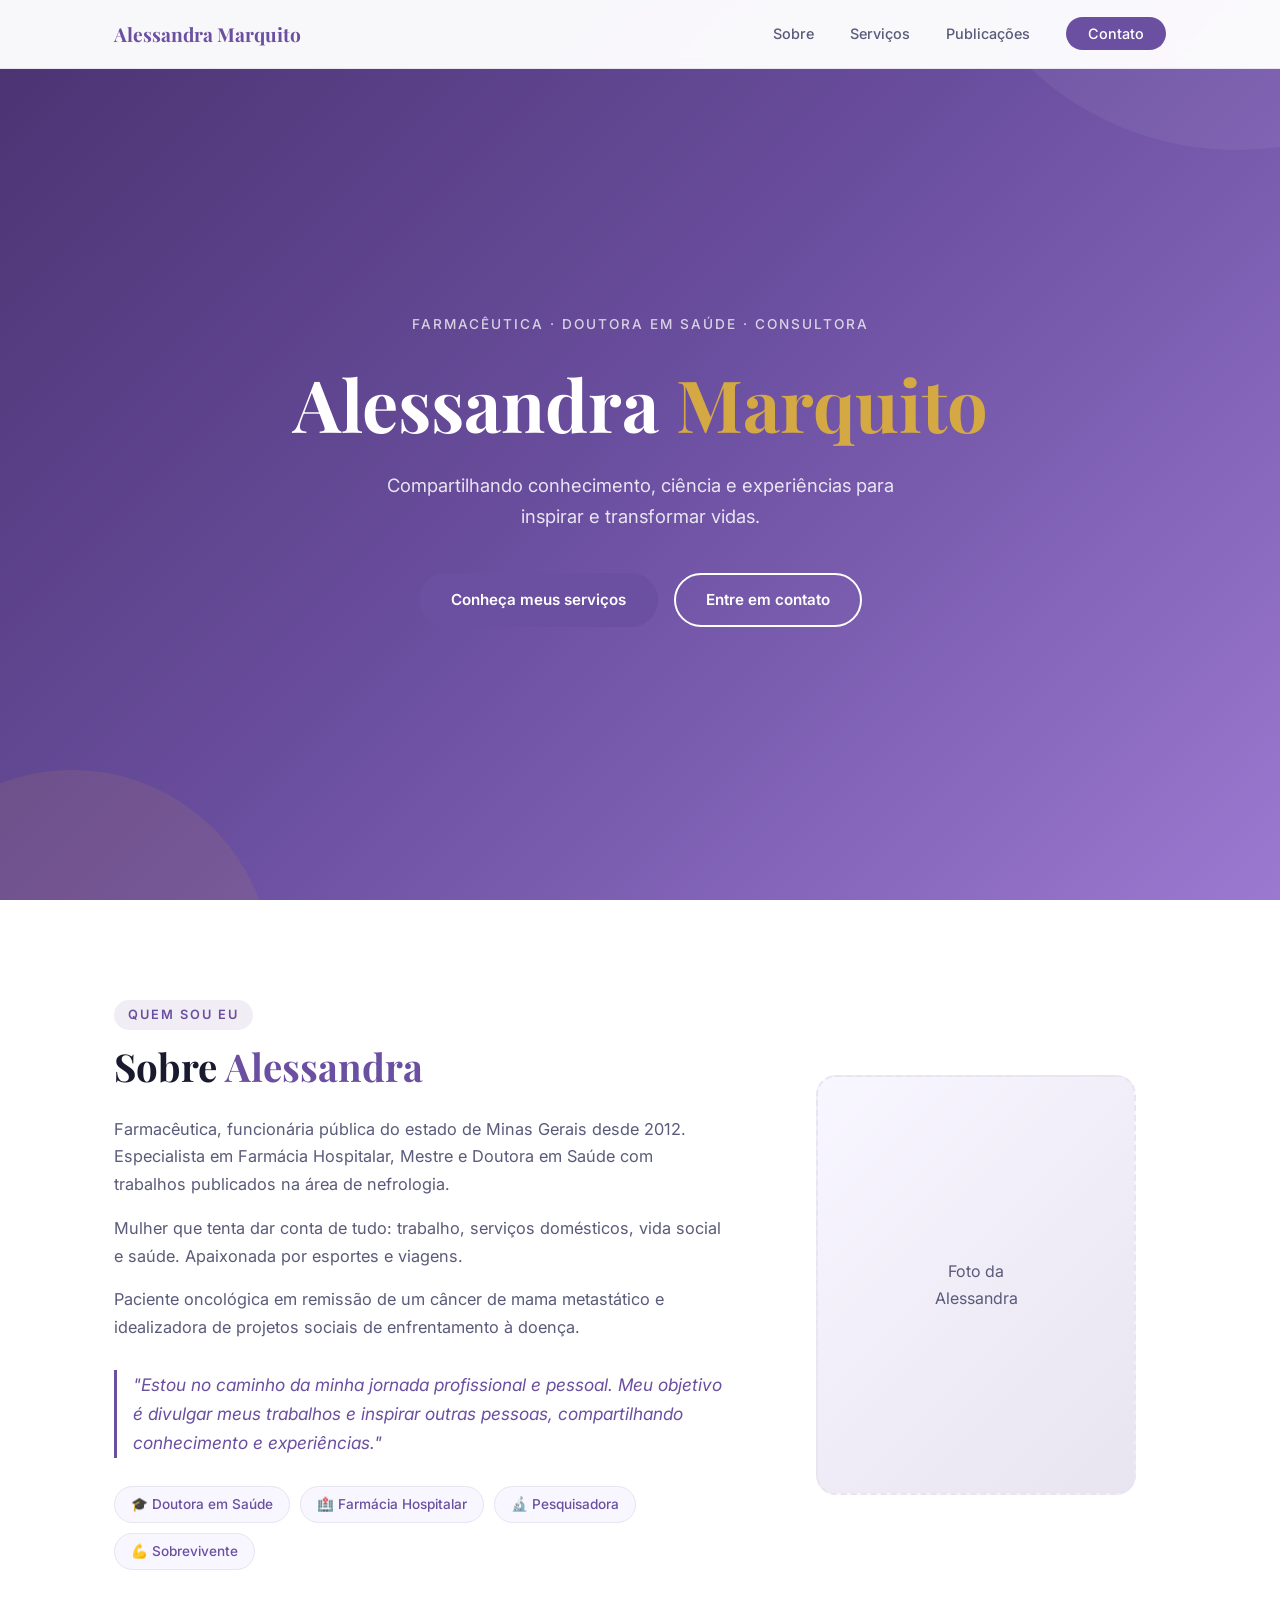
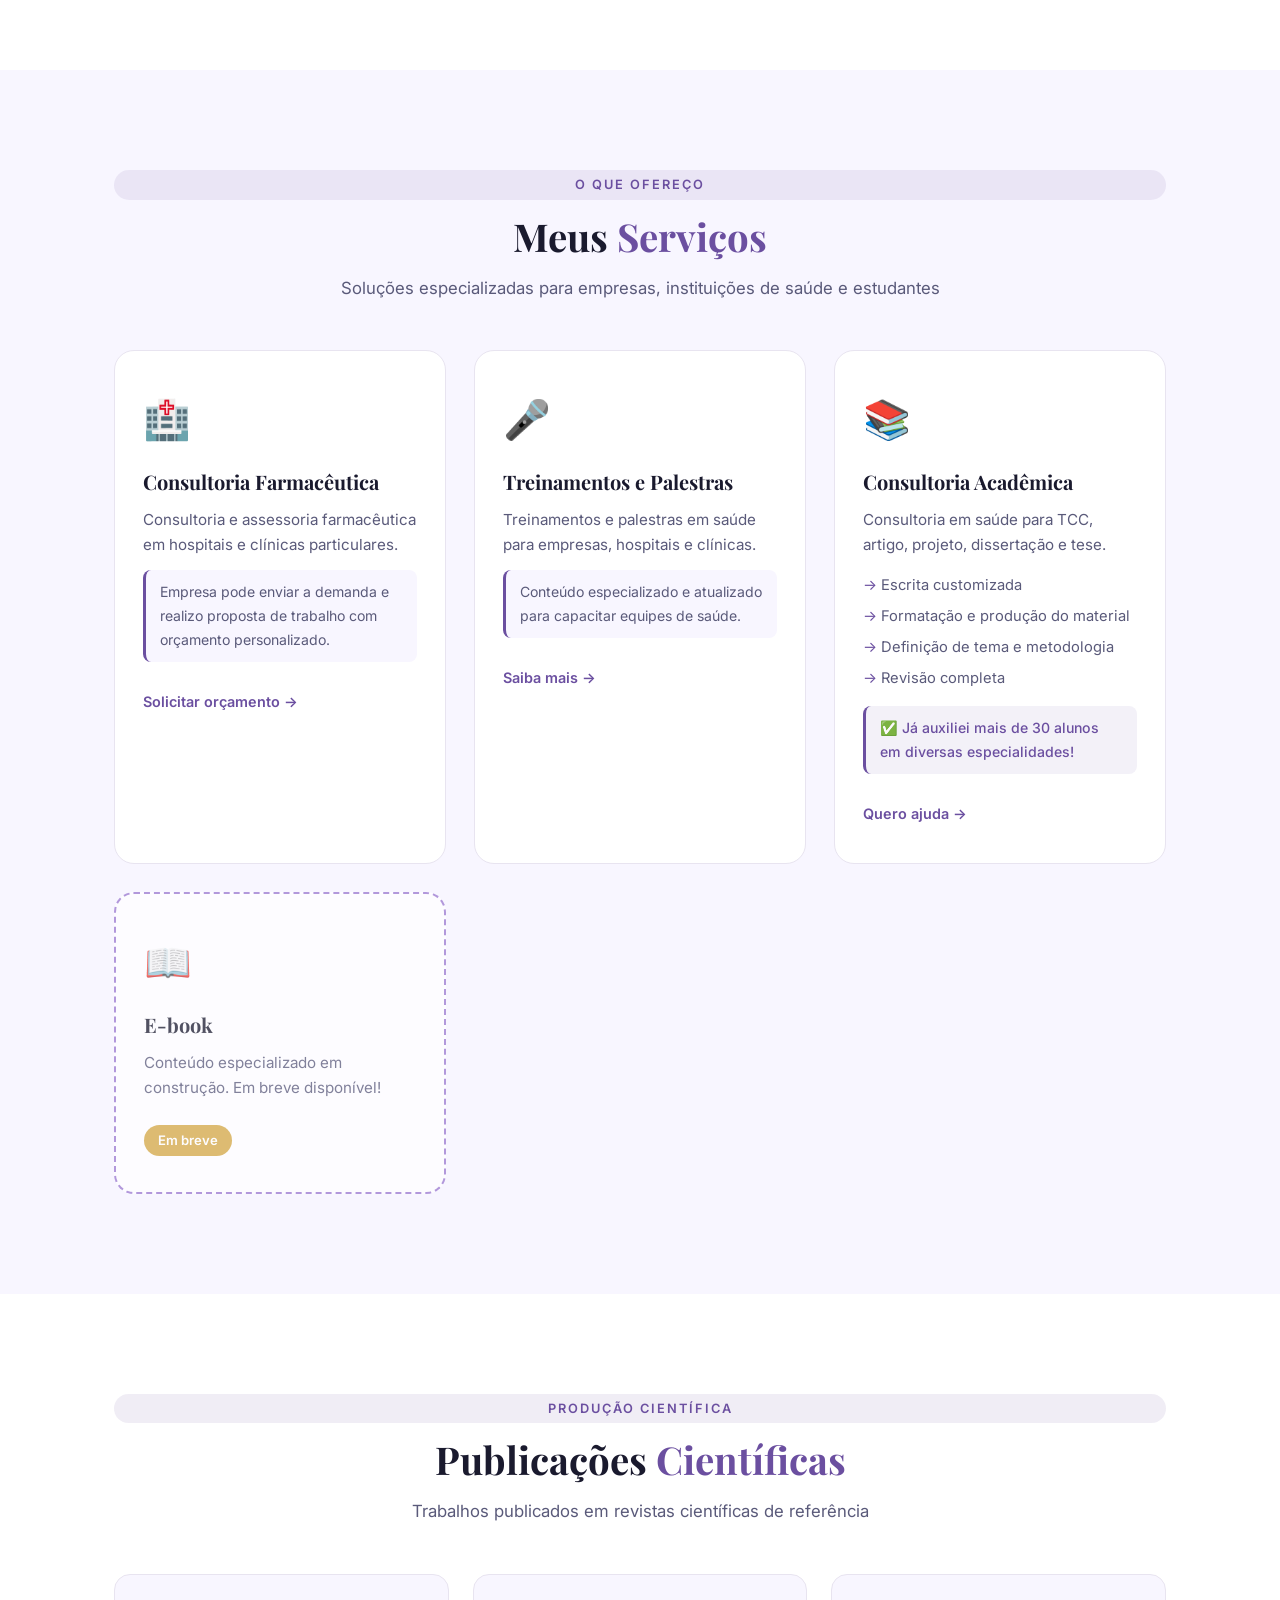
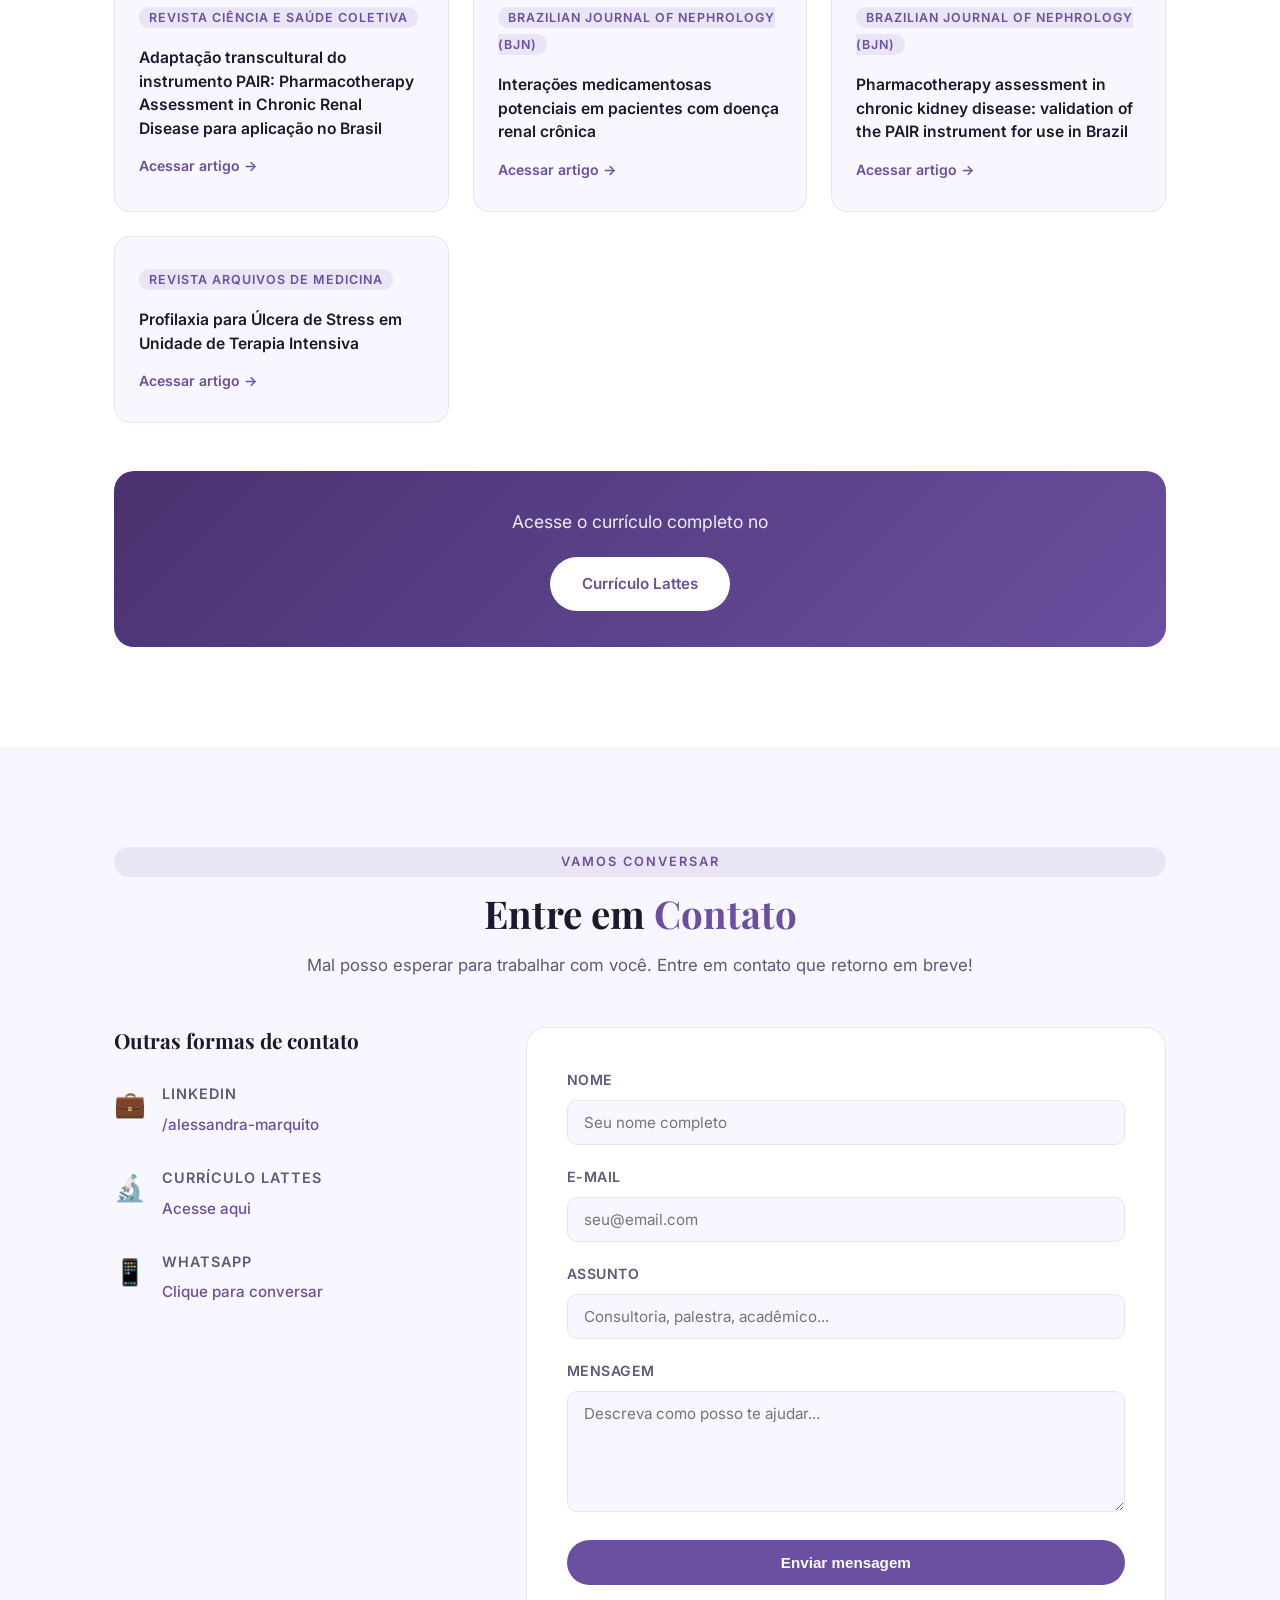
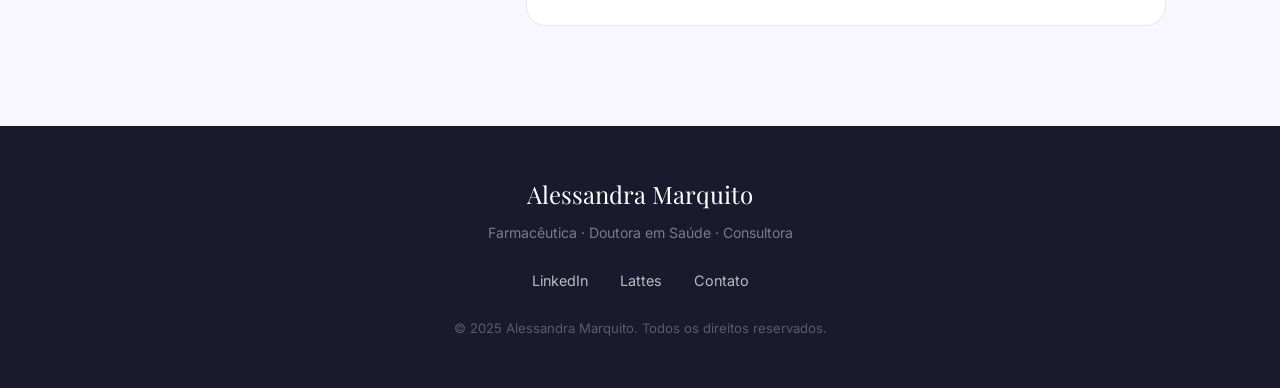
<file: Projeto da Ale/index.html>
<!DOCTYPE html>
<html lang="pt-BR">
<head>
  <meta charset="UTF-8" />
  <meta name="viewport" content="width=device-width, initial-scale=1.0" />
  <title>Alessandra Marquito | Farmacêutica & Consultora</title>
  <link rel="stylesheet" href="styles.css" />
  <link href="https://fonts.googleapis.com/css2?family=Playfair+Display:wght@400;600;700&family=Inter:wght@300;400;500;600&display=swap" rel="stylesheet" />
</head>
<body>

  <!-- NAVBAR -->
  <nav class="navbar">
    <div class="nav-container">
      <a href="#" class="nav-logo">Alessandra Marquito</a>
      <ul class="nav-links">
        <li><a href="#sobre">Sobre</a></li>
        <li><a href="#servicos">Serviços</a></li>
        <li><a href="#publicacoes">Publicações</a></li>
        <li><a href="#contato" class="btn-nav">Contato</a></li>
      </ul>
      <button class="nav-toggle" onclick="toggleMenu()">&#9776;</button>
    </div>
  </nav>

  <!-- HERO -->
  <section class="hero" id="inicio">
    <div class="hero-content">
      <p class="hero-tag">Farmacêutica · Doutora em Saúde · Consultora</p>
      <h1>Alessandra <span>Marquito</span></h1>
      <p class="hero-sub">
        Compartilhando conhecimento, ciência e experiências para inspirar e transformar vidas.
      </p>
      <div class="hero-btns">
        <a href="#servicos" class="btn-primary">Conheça meus serviços</a>
        <a href="#contato" class="btn-outline">Entre em contato</a>
      </div>
    </div>
    <div class="hero-shape"></div>
  </section>

  <!-- SOBRE -->
  <section class="sobre" id="sobre">
    <div class="container">
      <div class="sobre-text">
        <span class="section-tag">Quem sou eu</span>
        <h2>Sobre <span>Alessandra</span></h2>
        <p>
          Farmacêutica, funcionária pública do estado de Minas Gerais desde 2012.
          Especialista em Farmácia Hospitalar, Mestre e Doutora em Saúde com trabalhos
          publicados na área de nefrologia.
        </p>
        <p>
          Mulher que tenta dar conta de tudo: trabalho, serviços domésticos, vida social
          e saúde. Apaixonada por esportes e viagens.
        </p>
        <p>
          Paciente oncológica em remissão de um câncer de mama metastático e idealizadora
          de projetos sociais de enfrentamento à doença.
        </p>
        <p class="sobre-destaque">
          "Estou no caminho da minha jornada profissional e pessoal. Meu objetivo é divulgar
          meus trabalhos e inspirar outras pessoas, compartilhando conhecimento e experiências."
        </p>
        <div class="sobre-badges">
          <span class="badge">🎓 Doutora em Saúde</span>
          <span class="badge">🏥 Farmácia Hospitalar</span>
          <span class="badge">🔬 Pesquisadora</span>
          <span class="badge">💪 Sobrevivente</span>
        </div>
      </div>
      <div class="sobre-img">
        <div class="img-placeholder">
          <p>Foto da<br/>Alessandra</p>
        </div>
      </div>
    </div>
  </section>

  <!-- SERVIÇOS -->
  <section class="servicos" id="servicos">
    <div class="container">
      <span class="section-tag center">O que ofereço</span>
      <h2 class="center">Meus <span>Serviços</span></h2>
      <p class="section-sub center">Soluções especializadas para empresas, instituições de saúde e estudantes</p>

      <div class="cards-grid">

        <div class="card">
          <div class="card-icon">🏥</div>
          <h3>Consultoria Farmacêutica</h3>
          <p>Consultoria e assessoria farmacêutica em hospitais e clínicas particulares.</p>
          <p class="card-note">Empresa pode enviar a demanda e realizo proposta de trabalho com orçamento personalizado.</p>
          <a href="#contato" class="card-link">Solicitar orçamento →</a>
        </div>

        <div class="card">
          <div class="card-icon">🎤</div>
          <h3>Treinamentos e Palestras</h3>
          <p>Treinamentos e palestras em saúde para empresas, hospitais e clínicas.</p>
          <p class="card-note">Conteúdo especializado e atualizado para capacitar equipes de saúde.</p>
          <a href="#contato" class="card-link">Saiba mais →</a>
        </div>

        <div class="card">
          <div class="card-icon">📚</div>
          <h3>Consultoria Acadêmica</h3>
          <p>Consultoria em saúde para TCC, artigo, projeto, dissertação e tese.</p>
          <ul class="card-list">
            <li>Escrita customizada</li>
            <li>Formatação e produção do material</li>
            <li>Definição de tema e metodologia</li>
            <li>Revisão completa</li>
          </ul>
          <p class="card-note destaque">✅ Já auxiliei mais de 30 alunos em diversas especialidades!</p>
          <a href="#contato" class="card-link">Quero ajuda →</a>
        </div>

        <div class="card card-ebook">
          <div class="card-icon">📖</div>
          <h3>E-book</h3>
          <p>Conteúdo especializado em construção. Em breve disponível!</p>
          <span class="badge-em-breve">Em breve</span>
        </div>

      </div>
    </div>
  </section>

  <!-- PUBLICAÇÕES -->
  <section class="publicacoes" id="publicacoes">
    <div class="container">
      <span class="section-tag center">Produção científica</span>
      <h2 class="center">Publicações <span>Científicas</span></h2>
      <p class="section-sub center">Trabalhos publicados em revistas científicas de referência</p>

      <div class="pub-grid">

        <a href="https://cienciaesaudecoletiva.com.br/artigos/adaptacaotranscultural-do-instrumento-pair-pharmacotherapy-assessment-in-chronic-renal-disease-para-aplicacao-no-brasil/17143" target="_blank" class="pub-card">
          <span class="pub-revista">Revista Ciência e Saúde Coletiva</span>
          <h4>Adaptação transcultural do instrumento PAIR: Pharmacotherapy Assessment in Chronic Renal Disease para aplicação no Brasil</h4>
          <span class="pub-link">Acessar artigo →</span>
        </a>

        <a href="https://www.bjnephrology.org/article/interacoes-medicamentosas-potenciais-em-pacientes-com-doenca-renal-cronica/" target="_blank" class="pub-card">
          <span class="pub-revista">Brazilian Journal of Nephrology (BJN)</span>
          <h4>Interações medicamentosas potenciais em pacientes com doença renal crônica</h4>
          <span class="pub-link">Acessar artigo →</span>
        </a>

        <a href="https://www.bjnephrology.org/article/avaliacao-da-farmacoterapia-na-doenca-renal-cronica-validacao-do-instrumento-pair-para-uso-no-brasil/" target="_blank" class="pub-card">
          <span class="pub-revista">Brazilian Journal of Nephrology (BJN)</span>
          <h4>Pharmacotherapy assessment in chronic kidney disease: validation of the PAIR instrument for use in Brazil</h4>
          <span class="pub-link">Acessar artigo →</span>
        </a>

        <a href="http://scielo.pt/scielo.php?script=sci_arttext&pid=S0871-34132011000300002" target="_blank" class="pub-card">
          <span class="pub-revista">Revista Arquivos de Medicina</span>
          <h4>Profilaxia para Úlcera de Stress em Unidade de Terapia Intensiva</h4>
          <span class="pub-link">Acessar artigo →</span>
        </a>

      </div>

      <div class="lattes-box">
        <p>Acesse o currículo completo no</p>
        <a href="http://lattes.cnpq.br/3573483842735309" target="_blank" class="btn-primary">Currículo Lattes</a>
      </div>
    </div>
  </section>

  <!-- CONTATO -->
  <section class="contato" id="contato">
    <div class="container">
      <span class="section-tag center">Vamos conversar</span>
      <h2 class="center">Entre em <span>Contato</span></h2>
      <p class="section-sub center">Mal posso esperar para trabalhar com você. Entre em contato que retorno em breve!</p>

      <div class="contato-grid">

        <div class="contato-info">
          <h3>Outras formas de contato</h3>
          <div class="contato-item">
            <span class="contato-icon">💼</span>
            <div>
              <strong>LinkedIn</strong>
              <a href="https://www.linkedin.com/in/alessandra-marquito-09a2b25a" target="_blank">
                /alessandra-marquito
              </a>
            </div>
          </div>
          <div class="contato-item">
            <span class="contato-icon">🔬</span>
            <div>
              <strong>Currículo Lattes</strong>
              <a href="http://lattes.cnpq.br/3573483842735309" target="_blank">
                Acesse aqui
              </a>
            </div>
          </div>
          <div class="contato-item">
            <span class="contato-icon">📱</span>
            <div>
              <strong>WhatsApp</strong>
              <a href="#" class="whatsapp-link">Clique para conversar</a>
            </div>
          </div>
        </div>

        <form class="contato-form" onsubmit="enviarFormulario(event)">
          <div class="form-group">
            <label for="nome">Nome</label>
            <input type="text" id="nome" placeholder="Seu nome completo" required />
          </div>
          <div class="form-group">
            <label for="email">E-mail</label>
            <input type="email" id="email" placeholder="seu@email.com" required />
          </div>
          <div class="form-group">
            <label for="assunto">Assunto</label>
            <input type="text" id="assunto" placeholder="Consultoria, palestra, acadêmico..." required />
          </div>
          <div class="form-group">
            <label for="mensagem">Mensagem</label>
            <textarea id="mensagem" rows="5" placeholder="Descreva como posso te ajudar..." required></textarea>
          </div>
          <button type="submit" class="btn-primary full">Enviar mensagem</button>
          <p class="form-success" id="sucesso">✅ Mensagem enviada! Entrarei em contato em breve.</p>
        </form>

      </div>
    </div>
  </section>

  <!-- FOOTER -->
  <footer class="footer">
    <div class="container">
      <p class="footer-nome">Alessandra Marquito</p>
      <p class="footer-sub">Farmacêutica · Doutora em Saúde · Consultora</p>
      <div class="footer-links">
        <a href="https://www.linkedin.com/in/alessandra-marquito-09a2b25a" target="_blank">LinkedIn</a>
        <a href="http://lattes.cnpq.br/3573483842735309" target="_blank">Lattes</a>
        <a href="#contato">Contato</a>
      </div>
      <p class="footer-copy">© 2025 Alessandra Marquito. Todos os direitos reservados.</p>
    </div>
  </footer>

  <script src="scripts.js"></script>
</body>
</html>
</file>
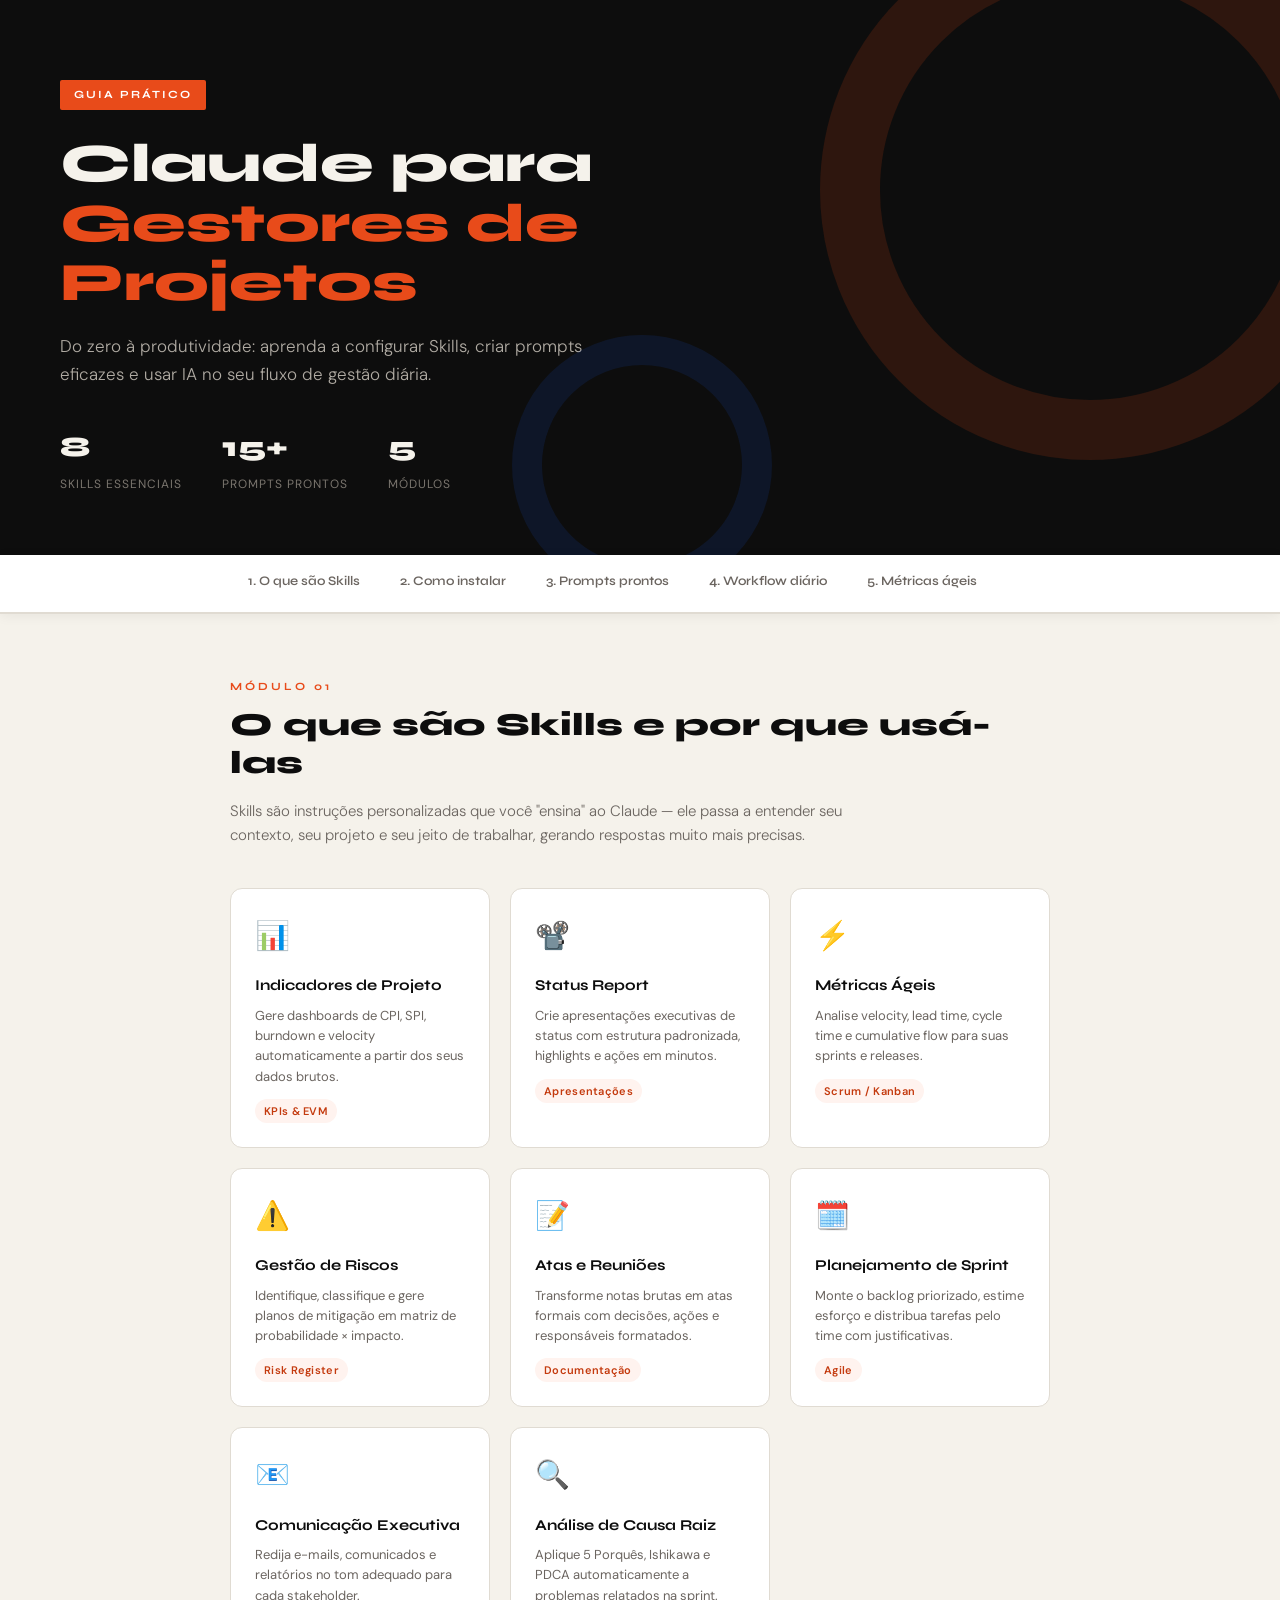
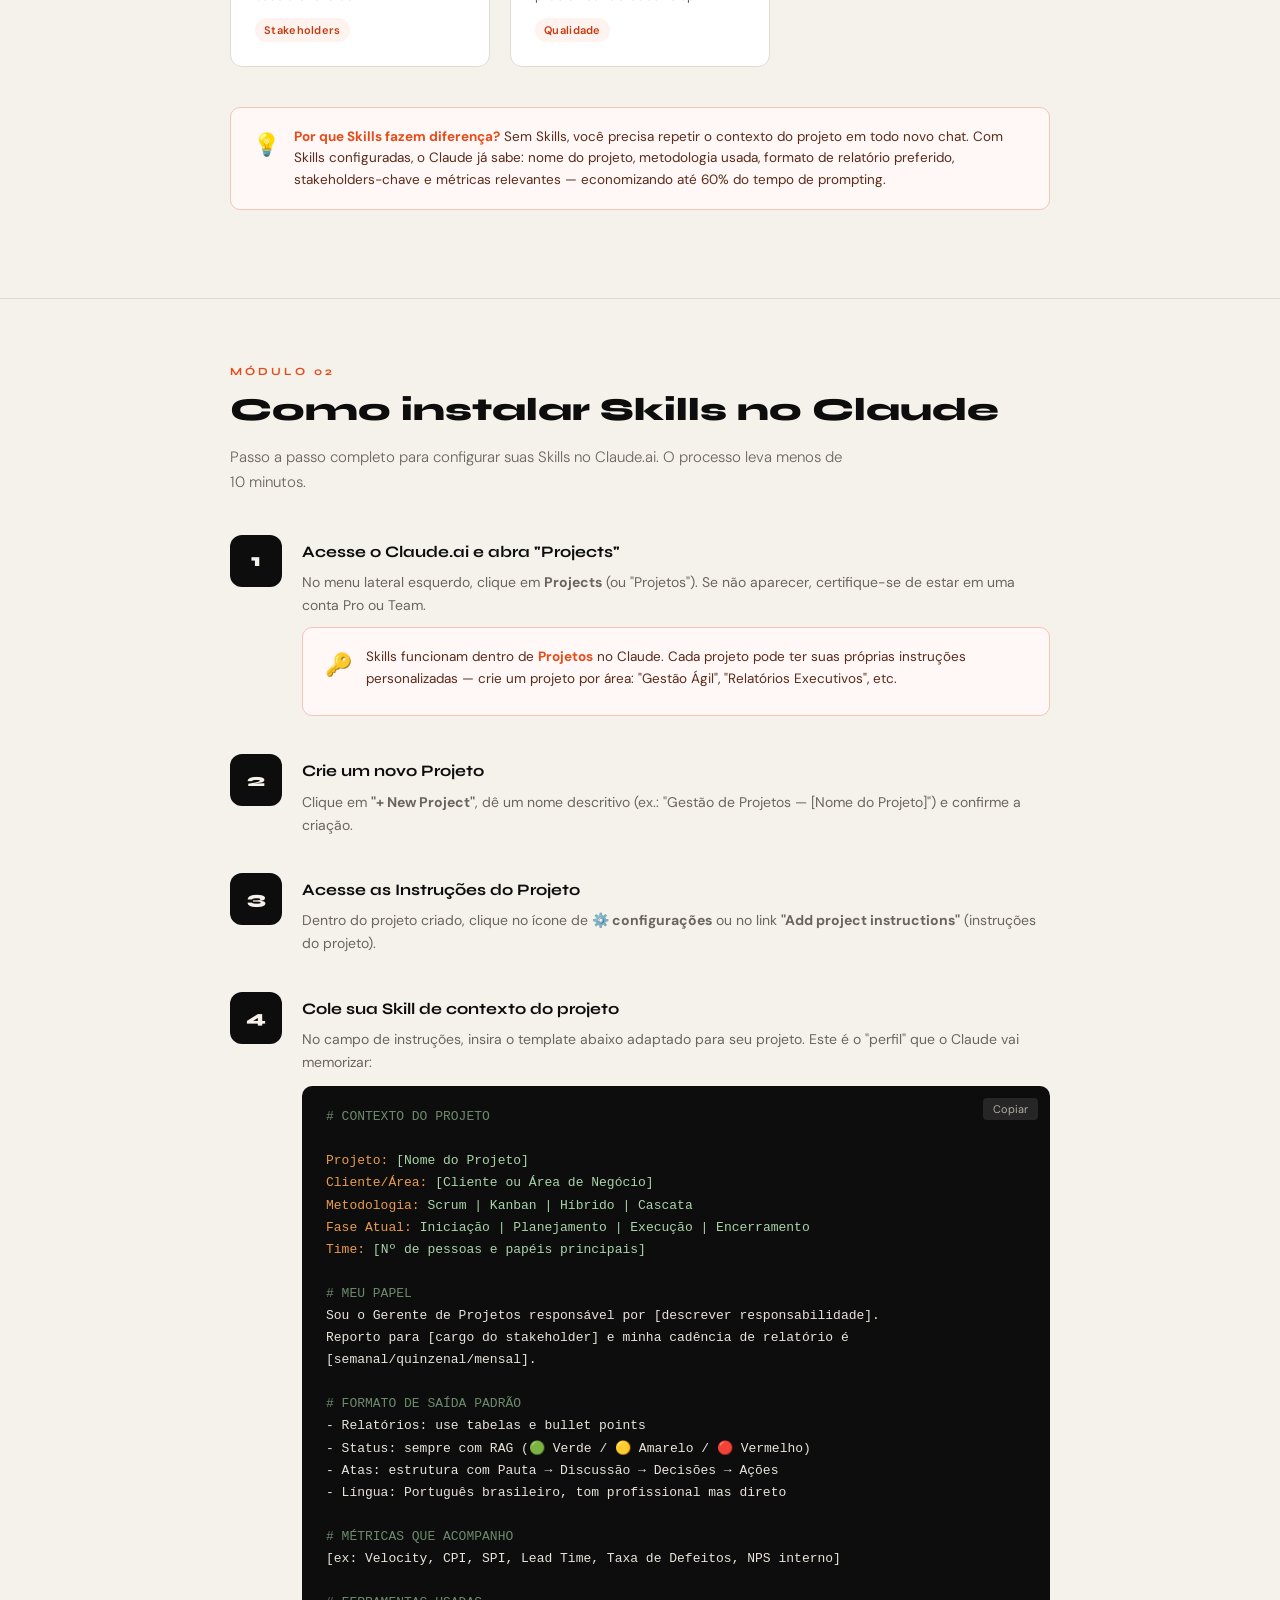
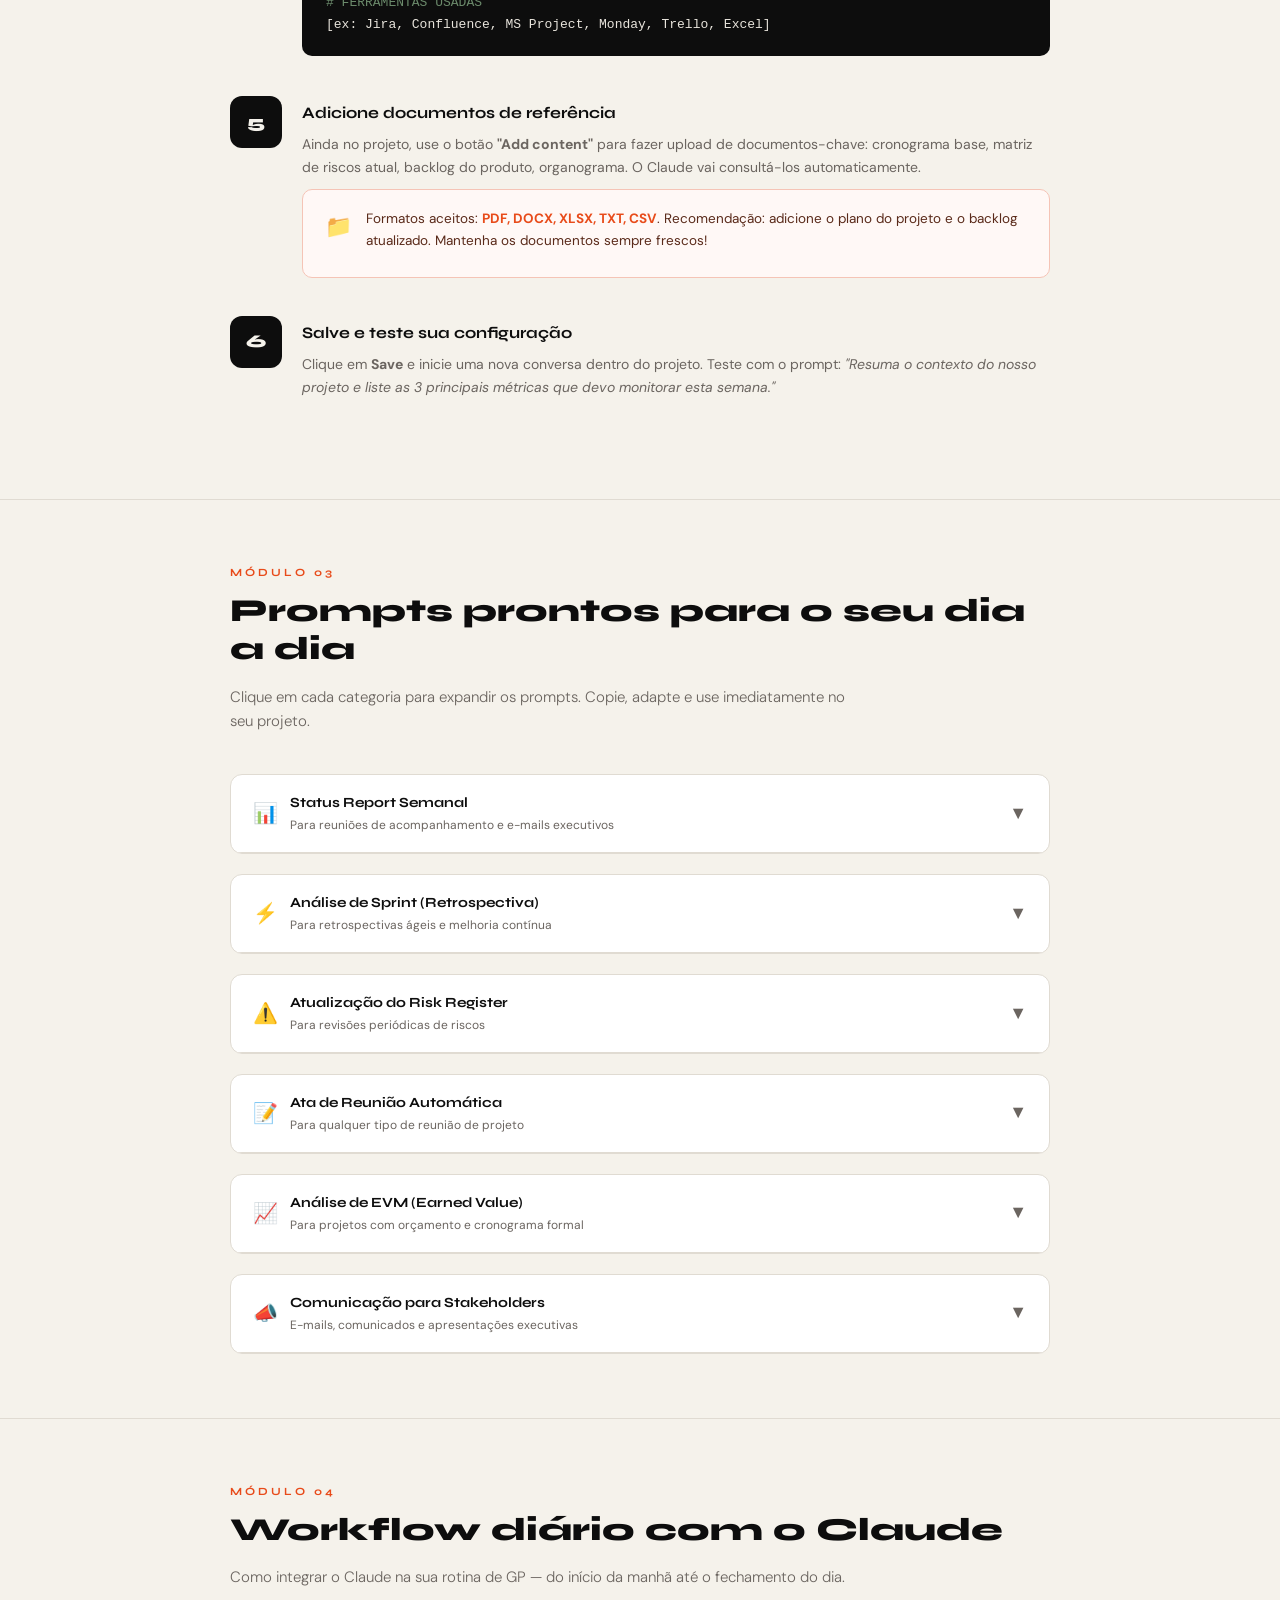
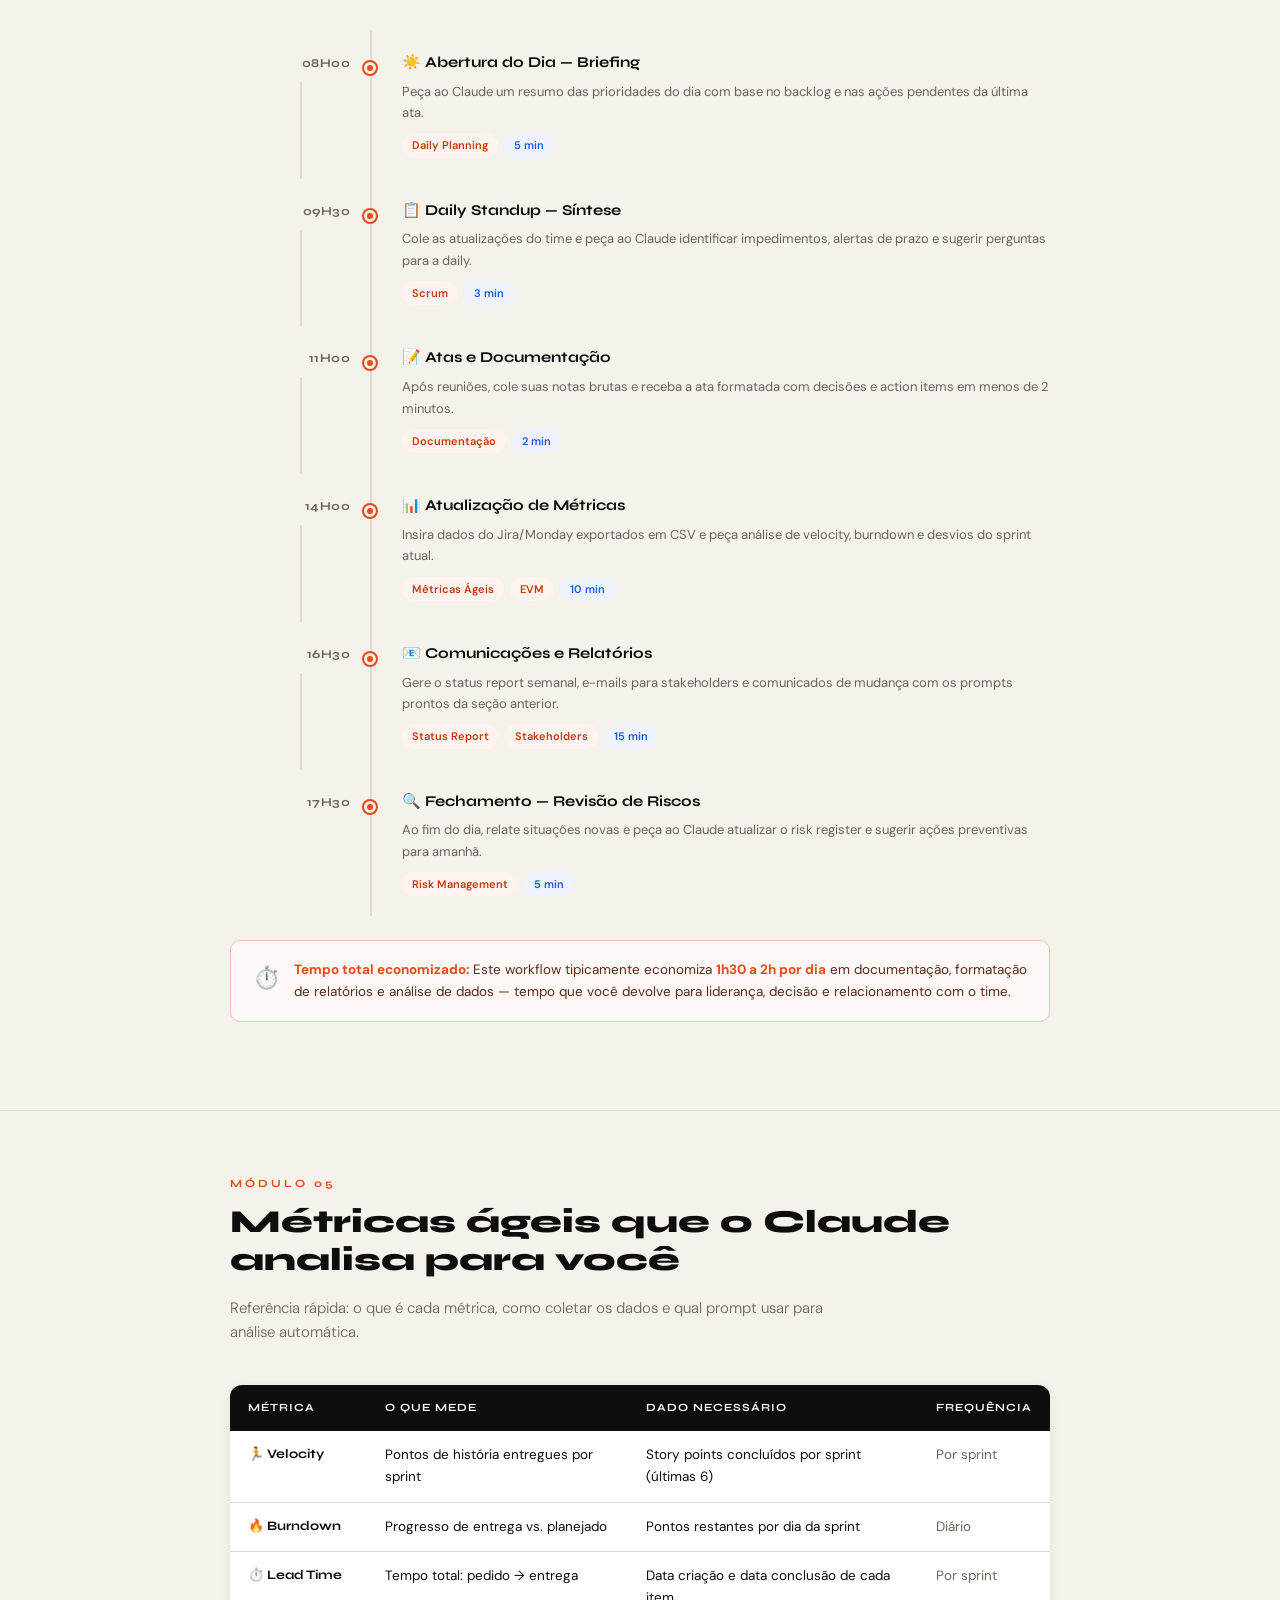
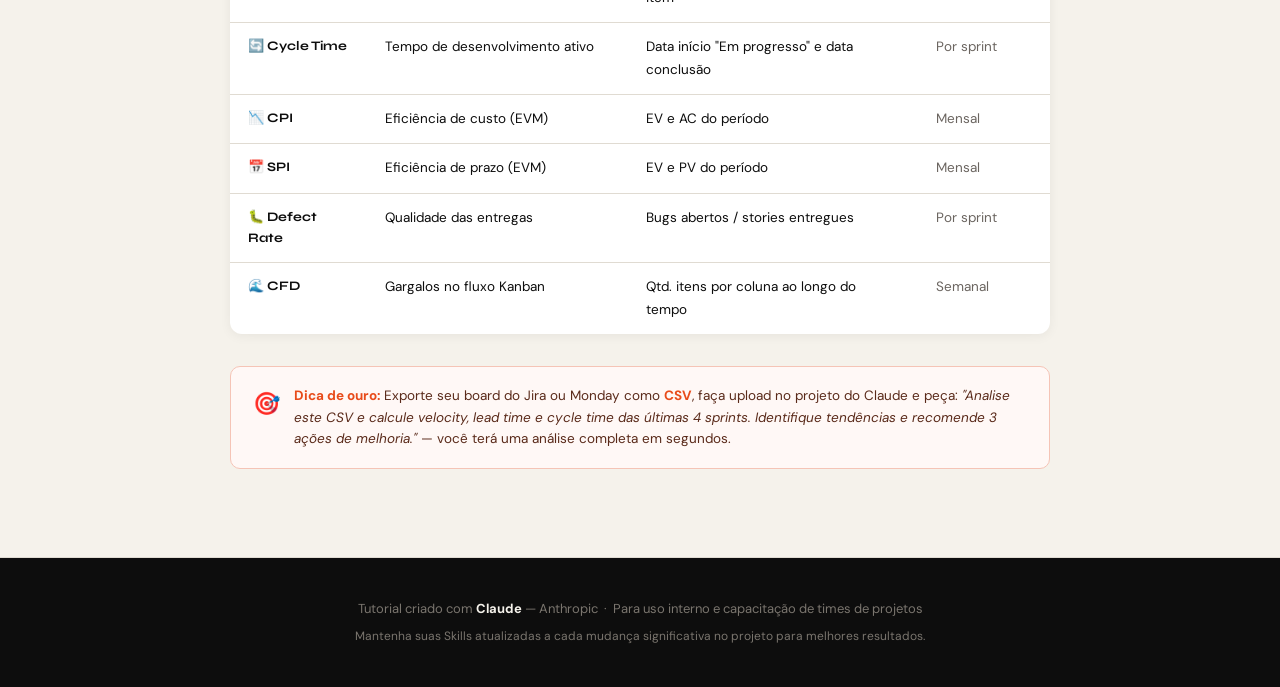
<file: tutorial-claude-gestor-projetos.html>
<!DOCTYPE html>
<html lang="pt-BR">
<head>
<meta charset="UTF-8">
<meta name="viewport" content="width=device-width, initial-scale=1.0">
<title>Claude para Gestores de Projetos</title>
<link href="https://fonts.googleapis.com/css2?family=Syne:wght@400;600;700;800&family=DM+Sans:ital,wght@0,300;0,400;0,500;1,300&display=swap" rel="stylesheet">
<style>
  :root {
    --ink: #0d0d0d;
    --paper: #f5f2eb;
    --accent: #e84b1a;
    --accent2: #1a5ce8;
    --muted: #6b6560;
    --card: #ffffff;
    --border: #e0dbd2;
    --tag-bg: #fff3ef;
    --tag-text: #c43a0e;
    --step-bg: #f0f4ff;
    --step-border: #1a5ce8;
  }

  * { margin: 0; padding: 0; box-sizing: border-box; }

  body {
    font-family: 'DM Sans', sans-serif;
    background: var(--paper);
    color: var(--ink);
    line-height: 1.65;
    font-size: 15px;
  }

  /* ── HERO ── */
  .hero {
    background: var(--ink);
    color: var(--paper);
    padding: 80px 60px 60px;
    position: relative;
    overflow: hidden;
  }
  .hero::before {
    content: '';
    position: absolute;
    right: -80px; top: -80px;
    width: 420px; height: 420px;
    border-radius: 50%;
    border: 60px solid var(--accent);
    opacity: 0.15;
  }
  .hero::after {
    content: '';
    position: absolute;
    left: 40%; bottom: -40px;
    width: 200px; height: 200px;
    border-radius: 50%;
    border: 30px solid var(--accent2);
    opacity: 0.12;
  }
  .hero-badge {
    display: inline-block;
    background: var(--accent);
    color: #fff;
    font-family: 'Syne', sans-serif;
    font-size: 11px;
    font-weight: 700;
    letter-spacing: 2px;
    text-transform: uppercase;
    padding: 6px 14px;
    border-radius: 2px;
    margin-bottom: 24px;
  }
  .hero h1 {
    font-family: 'Syne', sans-serif;
    font-size: clamp(32px, 5vw, 54px);
    font-weight: 800;
    line-height: 1.1;
    max-width: 700px;
    margin-bottom: 20px;
  }
  .hero h1 span { color: var(--accent); }
  .hero p {
    font-size: 17px;
    color: #b0aba3;
    max-width: 560px;
    font-weight: 300;
    margin-bottom: 36px;
  }
  .hero-stats {
    display: flex;
    gap: 40px;
    flex-wrap: wrap;
  }
  .hero-stat strong {
    font-family: 'Syne', sans-serif;
    font-size: 28px;
    font-weight: 800;
    color: var(--paper);
    display: block;
  }
  .hero-stat span {
    font-size: 12px;
    color: #7a756e;
    text-transform: uppercase;
    letter-spacing: 1px;
  }

  /* ── LAYOUT ── */
  .container { max-width: 900px; margin: 0 auto; padding: 0 40px; }

  /* ── NAV TABS ── */
  .tabs-nav {
    background: var(--card);
    border-bottom: 2px solid var(--border);
    position: sticky;
    top: 0;
    z-index: 100;
    box-shadow: 0 2px 12px rgba(0,0,0,0.06);
  }
  .tabs-nav ul {
    display: flex;
    list-style: none;
    max-width: 900px;
    margin: 0 auto;
    padding: 0 40px;
    gap: 4px;
    overflow-x: auto;
    scrollbar-width: none;
  }
  .tabs-nav ul::-webkit-scrollbar { display: none; }
  .tabs-nav li a {
    display: block;
    padding: 16px 18px;
    font-family: 'Syne', sans-serif;
    font-weight: 600;
    font-size: 13px;
    color: var(--muted);
    text-decoration: none;
    white-space: nowrap;
    border-bottom: 3px solid transparent;
    transition: all .2s;
  }
  .tabs-nav li a:hover { color: var(--ink); }
  .tabs-nav li a.active { color: var(--accent); border-bottom-color: var(--accent); }

  /* ── SECTIONS ── */
  .section {
    padding: 64px 0;
    border-bottom: 1px solid var(--border);
  }
  .section:last-child { border-bottom: none; }

  .section-label {
    font-family: 'Syne', sans-serif;
    font-size: 11px;
    font-weight: 700;
    letter-spacing: 3px;
    text-transform: uppercase;
    color: var(--accent);
    margin-bottom: 10px;
  }
  .section-title {
    font-family: 'Syne', sans-serif;
    font-size: clamp(22px, 3vw, 32px);
    font-weight: 800;
    margin-bottom: 16px;
    line-height: 1.2;
  }
  .section-intro {
    color: var(--muted);
    font-size: 15px;
    max-width: 620px;
    margin-bottom: 40px;
    font-weight: 300;
  }

  /* ── SKILL CARDS ── */
  .skills-grid {
    display: grid;
    grid-template-columns: repeat(auto-fill, minmax(260px, 1fr));
    gap: 20px;
    margin-bottom: 40px;
  }
  .skill-card {
    background: var(--card);
    border: 1.5px solid var(--border);
    border-radius: 12px;
    padding: 24px;
    transition: all .25s;
    position: relative;
    overflow: hidden;
  }
  .skill-card::before {
    content: '';
    position: absolute;
    top: 0; left: 0; right: 0;
    height: 3px;
    background: var(--accent);
    transform: scaleX(0);
    transition: transform .25s;
  }
  .skill-card:hover { box-shadow: 0 8px 32px rgba(0,0,0,0.1); transform: translateY(-2px); }
  .skill-card:hover::before { transform: scaleX(1); }
  .skill-icon {
    font-size: 28px;
    margin-bottom: 14px;
    display: block;
  }
  .skill-card h3 {
    font-family: 'Syne', sans-serif;
    font-size: 15px;
    font-weight: 700;
    margin-bottom: 8px;
  }
  .skill-card p {
    font-size: 13px;
    color: var(--muted);
    line-height: 1.55;
  }
  .skill-tag {
    display: inline-block;
    background: var(--tag-bg);
    color: var(--tag-text);
    font-size: 11px;
    font-weight: 600;
    padding: 3px 9px;
    border-radius: 20px;
    margin-top: 12px;
    letter-spacing: 0.3px;
  }

  /* ── STEPS ── */
  .steps { counter-reset: step-counter; }
  .step {
    display: grid;
    grid-template-columns: 52px 1fr;
    gap: 20px;
    margin-bottom: 28px;
    align-items: start;
  }
  .step-num {
    width: 52px; height: 52px;
    background: var(--ink);
    color: var(--paper);
    border-radius: 12px;
    display: flex;
    align-items: center;
    justify-content: center;
    font-family: 'Syne', sans-serif;
    font-size: 18px;
    font-weight: 800;
    flex-shrink: 0;
  }
  .step-body { padding-top: 4px; }
  .step-body h4 {
    font-family: 'Syne', sans-serif;
    font-size: 16px;
    font-weight: 700;
    margin-bottom: 6px;
  }
  .step-body p { font-size: 14px; color: var(--muted); margin-bottom: 8px; }

  /* ── CODE BLOCK ── */
  .code-block {
    background: var(--ink);
    color: #e8e4dc;
    border-radius: 10px;
    padding: 20px 24px;
    font-family: 'Courier New', monospace;
    font-size: 13px;
    line-height: 1.7;
    margin: 12px 0;
    position: relative;
    overflow-x: auto;
    white-space: pre-wrap;
    word-break: break-word;
  }
  .code-block .cmt { color: #6b8a6b; }
  .code-block .kw { color: #e89b4b; }
  .code-block .str { color: #a8d4a8; }
  .copy-btn {
    position: absolute;
    top: 12px; right: 12px;
    background: rgba(255,255,255,0.1);
    border: none;
    color: #b0aba3;
    font-size: 11px;
    padding: 4px 10px;
    border-radius: 4px;
    cursor: pointer;
    font-family: 'DM Sans', sans-serif;
    transition: background .2s;
  }
  .copy-btn:hover { background: rgba(255,255,255,0.2); }

  /* ── PROMPT TEMPLATES ── */
  .prompt-list { display: flex; flex-direction: column; gap: 20px; }
  .prompt-card {
    background: var(--card);
    border: 1.5px solid var(--border);
    border-radius: 12px;
    overflow: hidden;
  }
  .prompt-header {
    display: flex;
    align-items: center;
    justify-content: space-between;
    padding: 16px 22px;
    border-bottom: 1px solid var(--border);
    cursor: pointer;
    user-select: none;
    transition: background .2s;
  }
  .prompt-header:hover { background: #faf9f6; }
  .prompt-header-left { display: flex; align-items: center; gap: 12px; }
  .prompt-emoji { font-size: 20px; }
  .prompt-header h4 {
    font-family: 'Syne', sans-serif;
    font-weight: 700;
    font-size: 14px;
  }
  .prompt-header .use-case {
    font-size: 12px;
    color: var(--muted);
    margin-top: 2px;
  }
  .prompt-arrow {
    font-size: 18px;
    color: var(--muted);
    transition: transform .3s;
  }
  .prompt-card.open .prompt-arrow { transform: rotate(180deg); }
  .prompt-body {
    display: none;
    padding: 20px 22px;
  }
  .prompt-card.open .prompt-body { display: block; }
  .prompt-text {
    background: var(--step-bg);
    border-left: 4px solid var(--accent2);
    border-radius: 0 8px 8px 0;
    padding: 16px 18px;
    font-size: 13.5px;
    line-height: 1.7;
    color: #1a1a2e;
    white-space: pre-wrap;
    word-break: break-word;
  }
  .prompt-note {
    margin-top: 12px;
    font-size: 12px;
    color: var(--muted);
    font-style: italic;
  }
  .btn-copy-prompt {
    margin-top: 12px;
    background: var(--ink);
    color: var(--paper);
    border: none;
    padding: 8px 18px;
    border-radius: 6px;
    font-family: 'Syne', sans-serif;
    font-weight: 600;
    font-size: 12px;
    cursor: pointer;
    letter-spacing: .5px;
    transition: background .2s;
  }
  .btn-copy-prompt:hover { background: var(--accent); }

  /* ── WORKFLOW ── */
  .workflow {
    display: flex;
    flex-direction: column;
    gap: 0;
  }
  .workflow-item {
    display: grid;
    grid-template-columns: 140px 1fr;
    gap: 0;
    position: relative;
  }
  .workflow-item:not(:last-child)::after {
    content: '';
    position: absolute;
    left: 70px;
    top: 52px;
    bottom: -1px;
    width: 2px;
    background: var(--border);
    z-index: 0;
  }
  .workflow-time {
    padding: 24px 20px 24px 0;
    text-align: right;
    font-family: 'Syne', sans-serif;
    font-size: 12px;
    font-weight: 700;
    color: var(--muted);
    letter-spacing: .5px;
    text-transform: uppercase;
    position: relative;
    z-index: 1;
  }
  .workflow-dot {
    width: 12px; height: 12px;
    background: var(--accent);
    border-radius: 50%;
    border: 3px solid var(--paper);
    position: absolute;
    right: -6px;
    top: 32px;
    box-shadow: 0 0 0 2px var(--accent);
  }
  .workflow-content {
    padding: 20px 0 20px 30px;
    border-left: 2px solid var(--border);
  }
  .workflow-content h4 {
    font-family: 'Syne', sans-serif;
    font-size: 15px;
    font-weight: 700;
    margin-bottom: 6px;
  }
  .workflow-content p { font-size: 13px; color: var(--muted); }
  .workflow-tags { display: flex; gap: 6px; flex-wrap: wrap; margin-top: 10px; }
  .wtag {
    background: var(--tag-bg);
    color: var(--tag-text);
    font-size: 11px;
    font-weight: 600;
    padding: 3px 10px;
    border-radius: 20px;
  }
  .wtag.blue {
    background: #eff3ff;
    color: #1a5ce8;
  }

  /* ── TIP BOX ── */
  .tip-box {
    background: #fff8f6;
    border: 1.5px solid #f5c4b6;
    border-radius: 10px;
    padding: 18px 22px;
    margin: 24px 0;
    display: flex;
    gap: 14px;
    align-items: flex-start;
  }
  .tip-icon { font-size: 22px; flex-shrink: 0; margin-top: 1px; }
  .tip-box p { font-size: 13.5px; color: #5a2a1a; line-height: 1.6; }
  .tip-box strong { color: var(--accent); }

  /* ── METRICS TABLE ── */
  .metrics-table {
    width: 100%;
    border-collapse: collapse;
    font-size: 13.5px;
    background: var(--card);
    border-radius: 12px;
    overflow: hidden;
    box-shadow: 0 2px 12px rgba(0,0,0,0.06);
  }
  .metrics-table th {
    background: var(--ink);
    color: var(--paper);
    font-family: 'Syne', sans-serif;
    font-size: 11px;
    font-weight: 700;
    letter-spacing: 1px;
    text-transform: uppercase;
    padding: 14px 18px;
    text-align: left;
  }
  .metrics-table td {
    padding: 13px 18px;
    border-bottom: 1px solid var(--border);
    vertical-align: top;
  }
  .metrics-table tr:last-child td { border-bottom: none; }
  .metrics-table tr:hover td { background: #faf9f6; }
  .metrics-table td:first-child {
    font-family: 'Syne', sans-serif;
    font-weight: 700;
    font-size: 13px;
  }
  .metrics-table td:last-child { color: var(--muted); }

  /* ── FOOTER ── */
  footer {
    background: var(--ink);
    color: #7a756e;
    text-align: center;
    padding: 40px;
    font-size: 13px;
  }
  footer strong { color: var(--paper); }

  /* ── RESPONSIVE ── */
  @media (max-width: 640px) {
    .hero { padding: 50px 24px 40px; }
    .container { padding: 0 20px; }
    .tabs-nav ul { padding: 0 20px; }
    .workflow-item { grid-template-columns: 80px 1fr; }
    .step { grid-template-columns: 40px 1fr; }
    .step-num { width: 40px; height: 40px; font-size: 14px; }
    .hero-stats { gap: 24px; }
  }
</style>
</head>
<body>

<!-- HERO -->
<header class="hero">
  <div class="hero-badge">Guia Prático</div>
  <h1>Claude para<br><span>Gestores de Projetos</span></h1>
  <p>Do zero à produtividade: aprenda a configurar Skills, criar prompts eficazes e usar IA no seu fluxo de gestão diária.</p>
  <div class="hero-stats">
    <div class="hero-stat">
      <strong>8</strong>
      <span>Skills essenciais</span>
    </div>
    <div class="hero-stat">
      <strong>15+</strong>
      <span>Prompts prontos</span>
    </div>
    <div class="hero-stat">
      <strong>5</strong>
      <span>Módulos</span>
    </div>
  </div>
</header>

<!-- NAV -->
<nav class="tabs-nav">
  <ul>
    <li><a href="#skills" class="active">1. O que são Skills</a></li>
    <li><a href="#instalacao">2. Como instalar</a></li>
    <li><a href="#prompts">3. Prompts prontos</a></li>
    <li><a href="#workflow">4. Workflow diário</a></li>
    <li><a href="#metricas">5. Métricas ágeis</a></li>
  </ul>
</nav>

<!-- SEÇÃO 1: O QUE SÃO SKILLS -->
<section id="skills" class="section">
  <div class="container">
    <div class="section-label">Módulo 01</div>
    <h2 class="section-title">O que são Skills e por que usá-las</h2>
    <p class="section-intro">Skills são instruções personalizadas que você "ensina" ao Claude — ele passa a entender seu contexto, seu projeto e seu jeito de trabalhar, gerando respostas muito mais precisas.</p>

    <div class="skills-grid">
      <div class="skill-card">
        <span class="skill-icon">📊</span>
        <h3>Indicadores de Projeto</h3>
        <p>Gere dashboards de CPI, SPI, burndown e velocity automaticamente a partir dos seus dados brutos.</p>
        <span class="skill-tag">KPIs & EVM</span>
      </div>
      <div class="skill-card">
        <span class="skill-icon">📽️</span>
        <h3>Status Report</h3>
        <p>Crie apresentações executivas de status com estrutura padronizada, highlights e ações em minutos.</p>
        <span class="skill-tag">Apresentações</span>
      </div>
      <div class="skill-card">
        <span class="skill-icon">⚡</span>
        <h3>Métricas Ágeis</h3>
        <p>Analise velocity, lead time, cycle time e cumulative flow para suas sprints e releases.</p>
        <span class="skill-tag">Scrum / Kanban</span>
      </div>
      <div class="skill-card">
        <span class="skill-icon">⚠️</span>
        <h3>Gestão de Riscos</h3>
        <p>Identifique, classifique e gere planos de mitigação em matriz de probabilidade × impacto.</p>
        <span class="skill-tag">Risk Register</span>
      </div>
      <div class="skill-card">
        <span class="skill-icon">📝</span>
        <h3>Atas e Reuniões</h3>
        <p>Transforme notas brutas em atas formais com decisões, ações e responsáveis formatados.</p>
        <span class="skill-tag">Documentação</span>
      </div>
      <div class="skill-card">
        <span class="skill-icon">🗓️</span>
        <h3>Planejamento de Sprint</h3>
        <p>Monte o backlog priorizado, estime esforço e distribua tarefas pelo time com justificativas.</p>
        <span class="skill-tag">Agile</span>
      </div>
      <div class="skill-card">
        <span class="skill-icon">📧</span>
        <h3>Comunicação Executiva</h3>
        <p>Redija e-mails, comunicados e relatórios no tom adequado para cada stakeholder.</p>
        <span class="skill-tag">Stakeholders</span>
      </div>
      <div class="skill-card">
        <span class="skill-icon">🔍</span>
        <h3>Análise de Causa Raiz</h3>
        <p>Aplique 5 Porquês, Ishikawa e PDCA automaticamente a problemas relatados na sprint.</p>
        <span class="skill-tag">Qualidade</span>
      </div>
    </div>

    <div class="tip-box">
      <span class="tip-icon">💡</span>
      <p><strong>Por que Skills fazem diferença?</strong> Sem Skills, você precisa repetir o contexto do projeto em todo novo chat. Com Skills configuradas, o Claude já sabe: nome do projeto, metodologia usada, formato de relatório preferido, stakeholders-chave e métricas relevantes — economizando até 60% do tempo de prompting.</p>
    </div>
  </div>
</section>

<!-- SEÇÃO 2: INSTALAÇÃO -->
<section id="instalacao" class="section">
  <div class="container">
    <div class="section-label">Módulo 02</div>
    <h2 class="section-title">Como instalar Skills no Claude</h2>
    <p class="section-intro">Passo a passo completo para configurar suas Skills no Claude.ai. O processo leva menos de 10 minutos.</p>

    <div class="steps">

      <div class="step">
        <div class="step-num">1</div>
        <div class="step-body">
          <h4>Acesse o Claude.ai e abra "Projects"</h4>
          <p>No menu lateral esquerdo, clique em <strong>Projects</strong> (ou "Projetos"). Se não aparecer, certifique-se de estar em uma conta Pro ou Team.</p>
          <div class="tip-box" style="margin:10px 0;">
            <span class="tip-icon">🔑</span>
            <p>Skills funcionam dentro de <strong>Projetos</strong> no Claude. Cada projeto pode ter suas próprias instruções personalizadas — crie um projeto por área: "Gestão Ágil", "Relatórios Executivos", etc.</p>
          </div>
        </div>
      </div>

      <div class="step">
        <div class="step-num">2</div>
        <div class="step-body">
          <h4>Crie um novo Projeto</h4>
          <p>Clique em <strong>"+ New Project"</strong>, dê um nome descritivo (ex.: "Gestão de Projetos — [Nome do Projeto]") e confirme a criação.</p>
        </div>
      </div>

      <div class="step">
        <div class="step-num">3</div>
        <div class="step-body">
          <h4>Acesse as Instruções do Projeto</h4>
          <p>Dentro do projeto criado, clique no ícone de <strong>⚙️ configurações</strong> ou no link <strong>"Add project instructions"</strong> (instruções do projeto).</p>
        </div>
      </div>

      <div class="step">
        <div class="step-num">4</div>
        <div class="step-body">
          <h4>Cole sua Skill de contexto do projeto</h4>
          <p>No campo de instruções, insira o template abaixo adaptado para seu projeto. Este é o "perfil" que o Claude vai memorizar:</p>
          <div class="code-block"><button class="copy-btn" onclick="copyCode(this)">Copiar</button><span class="cmt"># CONTEXTO DO PROJETO</span>

<span class="kw">Projeto:</span> <span class="str">[Nome do Projeto]</span>
<span class="kw">Cliente/Área:</span> <span class="str">[Cliente ou Área de Negócio]</span>
<span class="kw">Metodologia:</span> <span class="str">Scrum | Kanban | Híbrido | Cascata</span>
<span class="kw">Fase Atual:</span> <span class="str">Iniciação | Planejamento | Execução | Encerramento</span>
<span class="kw">Time:</span> <span class="str">[Nº de pessoas e papéis principais]</span>

<span class="cmt"># MEU PAPEL</span>
Sou o Gerente de Projetos responsável por [descrever responsabilidade].
Reporto para [cargo do stakeholder] e minha cadência de relatório é [semanal/quinzenal/mensal].

<span class="cmt"># FORMATO DE SAÍDA PADRÃO</span>
- Relatórios: use tabelas e bullet points
- Status: sempre com RAG (🟢 Verde / 🟡 Amarelo / 🔴 Vermelho)
- Atas: estrutura com Pauta → Discussão → Decisões → Ações
- Língua: Português brasileiro, tom profissional mas direto

<span class="cmt"># MÉTRICAS QUE ACOMPANHO</span>
[ex: Velocity, CPI, SPI, Lead Time, Taxa de Defeitos, NPS interno]

<span class="cmt"># FERRAMENTAS USADAS</span>
[ex: Jira, Confluence, MS Project, Monday, Trello, Excel]</div>
        </div>
      </div>

      <div class="step">
        <div class="step-num">5</div>
        <div class="step-body">
          <h4>Adicione documentos de referência</h4>
          <p>Ainda no projeto, use o botão <strong>"Add content"</strong> para fazer upload de documentos-chave: cronograma base, matriz de riscos atual, backlog do produto, organograma. O Claude vai consultá-los automaticamente.</p>
          <div class="tip-box" style="margin:10px 0;">
            <span class="tip-icon">📁</span>
            <p>Formatos aceitos: <strong>PDF, DOCX, XLSX, TXT, CSV</strong>. Recomendação: adicione o plano do projeto e o backlog atualizado. Mantenha os documentos sempre frescos!</p>
          </div>
        </div>
      </div>

      <div class="step">
        <div class="step-num">6</div>
        <div class="step-body">
          <h4>Salve e teste sua configuração</h4>
          <p>Clique em <strong>Save</strong> e inicie uma nova conversa dentro do projeto. Teste com o prompt: <em>"Resuma o contexto do nosso projeto e liste as 3 principais métricas que devo monitorar esta semana."</em></p>
        </div>
      </div>

    </div>
  </div>
</section>

<!-- SEÇÃO 3: PROMPTS PRONTOS -->
<section id="prompts" class="section">
  <div class="container">
    <div class="section-label">Módulo 03</div>
    <h2 class="section-title">Prompts prontos para o seu dia a dia</h2>
    <p class="section-intro">Clique em cada categoria para expandir os prompts. Copie, adapte e use imediatamente no seu projeto.</p>

    <div class="prompt-list" id="promptList">

      <div class="prompt-card">
        <div class="prompt-header" onclick="togglePrompt(this)">
          <div class="prompt-header-left">
            <span class="prompt-emoji">📊</span>
            <div>
              <h4>Status Report Semanal</h4>
              <div class="use-case">Para reuniões de acompanhamento e e-mails executivos</div>
            </div>
          </div>
          <span class="prompt-arrow">▼</span>
        </div>
        <div class="prompt-body">
          <div class="prompt-text">Com base nos dados abaixo, gere um Status Report executivo no formato RAG (🟢🟡🔴) para a semana [X]:

DADOS DA SEMANA:
- Tarefas concluídas: [lista]
- Tarefas em atraso: [lista]
- Principais impedimentos: [lista]
- Próximas entregas: [lista]

O relatório deve conter:
1. Sumário executivo (3 linhas)
2. Status geral do projeto (RAG com justificativa)
3. Progresso por área/workstream
4. Riscos e impedimentos ativos
5. Próximos marcos críticos (2 semanas)
6. Ações requeridas dos stakeholders

Formato: tabela + texto. Tom: profissional e direto.</div>
          <p class="prompt-note">💡 Cole seus dados brutos no lugar dos colchetes e envie. O Claude formata tudo automaticamente.</p>
          <button class="btn-copy-prompt" onclick="copyPrompt(this)">Copiar Prompt</button>
        </div>
      </div>

      <div class="prompt-card">
        <div class="prompt-header" onclick="togglePrompt(this)">
          <div class="prompt-header-left">
            <span class="prompt-emoji">⚡</span>
            <div>
              <h4>Análise de Sprint (Retrospectiva)</h4>
              <div class="use-case">Para retrospectivas ágeis e melhoria contínua</div>
            </div>
          </div>
          <span class="prompt-arrow">▼</span>
        </div>
        <div class="prompt-body">
          <div class="prompt-text">Analise os dados da Sprint [número] e gere um relatório de retrospectiva estruturado:

DADOS DA SPRINT:
- Velocity planejado: [X] pontos | Realizado: [Y] pontos
- Stories concluídas: [lista]
- Stories não concluídas: [lista] (motivo: [motivo])
- Bugs encontrados: [N]
- Impedimentos registrados: [lista]
- Feedback do time: [comentários coletados]

Gere:
1. Análise do Velocity (desvio % e tendência das últimas 3 sprints)
2. What Went Well / What Didn't / Action Items
3. Top 3 causas raiz dos atrasos (use 5 Porquês se necessário)
4. Recomendações para a próxima sprint
5. Meta de velocity ajustada com base na tendência</div>
          <button class="btn-copy-prompt" onclick="copyPrompt(this)">Copiar Prompt</button>
        </div>
      </div>

      <div class="prompt-card">
        <div class="prompt-header" onclick="togglePrompt(this)">
          <div class="prompt-header-left">
            <span class="prompt-emoji">⚠️</span>
            <div>
              <h4>Atualização do Risk Register</h4>
              <div class="use-case">Para revisões periódicas de riscos</div>
            </div>
          </div>
          <span class="prompt-arrow">▼</span>
        </div>
        <div class="prompt-body">
          <div class="prompt-text">Com base nas situações abaixo, atualize nossa matriz de riscos e sugira novos riscos que possam não ter sido identificados:

SITUAÇÃO ATUAL DO PROJETO:
[Descreva o contexto, ex: "Estamos na fase de integração, com dependência de API do fornecedor X que ainda não foi entregue. O prazo final é em 45 dias."]

RISCOS JÁ MAPEADOS:
[Cole ou liste os riscos existentes]

Por favor:
1. Atualize o status de cada risco (Probabilidade × Impacto: Alto/Médio/Baixo)
2. Sugira até 5 novos riscos relevantes ao contexto
3. Para cada risco crítico (P×I = Alto), proponha plano de mitigação e contingência
4. Ordene por criticidade e gere a tabela no formato: ID | Risco | Prob. | Impacto | Status | Dono | Mitigação</div>
          <button class="btn-copy-prompt" onclick="copyPrompt(this)">Copiar Prompt</button>
        </div>
      </div>

      <div class="prompt-card">
        <div class="prompt-header" onclick="togglePrompt(this)">
          <div class="prompt-header-left">
            <span class="prompt-emoji">📝</span>
            <div>
              <h4>Ata de Reunião Automática</h4>
              <div class="use-case">Para qualquer tipo de reunião de projeto</div>
            </div>
          </div>
          <span class="prompt-arrow">▼</span>
        </div>
        <div class="prompt-body">
          <div class="prompt-text">Transforme as notas brutas abaixo em uma ata formal de reunião:

NOTAS BRUTAS:
[Cole aqui suas anotações, transcrição ou pontos discutidos — não precisa estar organizado]

PARTICIPANTES: [lista de nomes e cargos]
DATA/HORA: [data] | LOCAL/PLATAFORMA: [local]

Gere a ata com:
1. Cabeçalho formal (Projeto, Data, Participantes, Objetivo)
2. Pauta discutida
3. Resumo das discussões por tópico
4. Decisões tomadas (destacadas em negrito)
5. Ações / Action Items no formato:
   | # | Ação | Responsável | Prazo | Prioridade |
6. Próxima reunião / próximos passos
7. Espaço para assinaturas (se necessário)

Tom: formal e objetivo. Máximo 2 páginas.</div>
          <button class="btn-copy-prompt" onclick="copyPrompt(this)">Copiar Prompt</button>
        </div>
      </div>

      <div class="prompt-card">
        <div class="prompt-header" onclick="togglePrompt(this)">
          <div class="prompt-header-left">
            <span class="prompt-emoji">📈</span>
            <div>
              <h4>Análise de EVM (Earned Value)</h4>
              <div class="use-case">Para projetos com orçamento e cronograma formal</div>
            </div>
          </div>
          <span class="prompt-arrow">▼</span>
        </div>
        <div class="prompt-body">
          <div class="prompt-text">Calcule e interprete os indicadores de Earned Value Management para o período atual:

DADOS:
- BAC (Budget at Completion): R$ [valor]
- PV (Planned Value / BCWS): R$ [valor]
- EV (Earned Value / BCWP): R$ [valor]
- AC (Actual Cost / ACWP): R$ [valor]
- Data de início: [data] | Prazo final: [data]
- % Concluído real: [%]

Calcule e apresente:
1. CV (Cost Variance) e interpretação
2. SV (Schedule Variance) e interpretação
3. CPI (Cost Performance Index) — estamos acima/abaixo do orçamento?
4. SPI (Schedule Performance Index) — estamos adiantados/atrasados?
5. EAC (Estimate at Completion) — previsão de custo final
6. ETC (Estimate to Complete) — quanto ainda precisamos gastar
7. VAC (Variance at Completion) — desvio previsto
8. Semáforo RAG de cada indicador
9. Narrativa executiva de 5 linhas explicando a saúde financeira do projeto</div>
          <button class="btn-copy-prompt" onclick="copyPrompt(this)">Copiar Prompt</button>
        </div>
      </div>

      <div class="prompt-card">
        <div class="prompt-header" onclick="togglePrompt(this)">
          <div class="prompt-header-left">
            <span class="prompt-emoji">📣</span>
            <div>
              <h4>Comunicação para Stakeholders</h4>
              <div class="use-case">E-mails, comunicados e apresentações executivas</div>
            </div>
          </div>
          <span class="prompt-arrow">▼</span>
        </div>
        <div class="prompt-body">
          <div class="prompt-text">Preciso comunicar uma situação delicada para meu stakeholder principal. Redija o e-mail/comunicado adequado:

SITUAÇÃO:
[Descreva o que precisa ser comunicado — atraso, mudança de escopo, issue crítico, conquista importante]

DESTINATÁRIO: [Cargo e perfil — ex: "Diretor de TI, perfil técnico, foco em resultados"]
OBJETIVO da comunicação: [Informar / Pedir aprovação / Escalar / Celebrar]
TOM desejado: [Formal / Profissional direto / Colaborativo]

Gere:
1. E-mail completo com assunto impactante
2. Versão resumida para WhatsApp/Slack (máx. 5 linhas)
3. 3 possíveis perguntas que o stakeholder fará + respostas preparadas

Importante: seja transparente, apresente o problema E a solução proposta juntos.</div>
          <button class="btn-copy-prompt" onclick="copyPrompt(this)">Copiar Prompt</button>
        </div>
      </div>

    </div>
  </div>
</section>

<!-- SEÇÃO 4: WORKFLOW DIÁRIO -->
<section id="workflow" class="section">
  <div class="container">
    <div class="section-label">Módulo 04</div>
    <h2 class="section-title">Workflow diário com o Claude</h2>
    <p class="section-intro">Como integrar o Claude na sua rotina de GP — do início da manhã até o fechamento do dia.</p>

    <div class="workflow">
      <div class="workflow-item">
        <div class="workflow-time">08h00<div class="workflow-dot"></div></div>
        <div class="workflow-content">
          <h4>☀️ Abertura do Dia — Briefing</h4>
          <p>Peça ao Claude um resumo das prioridades do dia com base no backlog e nas ações pendentes da última ata.</p>
          <div class="workflow-tags">
            <span class="wtag">Daily Planning</span>
            <span class="wtag blue">5 min</span>
          </div>
        </div>
      </div>

      <div class="workflow-item">
        <div class="workflow-time">09h30<div class="workflow-dot"></div></div>
        <div class="workflow-content">
          <h4>📋 Daily Standup — Síntese</h4>
          <p>Cole as atualizações do time e peça ao Claude identificar impedimentos, alertas de prazo e sugerir perguntas para a daily.</p>
          <div class="workflow-tags">
            <span class="wtag">Scrum</span>
            <span class="wtag blue">3 min</span>
          </div>
        </div>
      </div>

      <div class="workflow-item">
        <div class="workflow-time">11h00<div class="workflow-dot"></div></div>
        <div class="workflow-content">
          <h4>📝 Atas e Documentação</h4>
          <p>Após reuniões, cole suas notas brutas e receba a ata formatada com decisões e action items em menos de 2 minutos.</p>
          <div class="workflow-tags">
            <span class="wtag">Documentação</span>
            <span class="wtag blue">2 min</span>
          </div>
        </div>
      </div>

      <div class="workflow-item">
        <div class="workflow-time">14h00<div class="workflow-dot"></div></div>
        <div class="workflow-content">
          <h4>📊 Atualização de Métricas</h4>
          <p>Insira dados do Jira/Monday exportados em CSV e peça análise de velocity, burndown e desvios do sprint atual.</p>
          <div class="workflow-tags">
            <span class="wtag">Métricas Ágeis</span>
            <span class="wtag">EVM</span>
            <span class="wtag blue">10 min</span>
          </div>
        </div>
      </div>

      <div class="workflow-item">
        <div class="workflow-time">16h30<div class="workflow-dot"></div></div>
        <div class="workflow-content">
          <h4>📧 Comunicações e Relatórios</h4>
          <p>Gere o status report semanal, e-mails para stakeholders e comunicados de mudança com os prompts prontos da seção anterior.</p>
          <div class="workflow-tags">
            <span class="wtag">Status Report</span>
            <span class="wtag">Stakeholders</span>
            <span class="wtag blue">15 min</span>
          </div>
        </div>
      </div>

      <div class="workflow-item">
        <div class="workflow-time">17h30<div class="workflow-dot"></div></div>
        <div class="workflow-content">
          <h4>🔍 Fechamento — Revisão de Riscos</h4>
          <p>Ao fim do dia, relate situações novas e peça ao Claude atualizar o risk register e sugerir ações preventivas para amanhã.</p>
          <div class="workflow-tags">
            <span class="wtag">Risk Management</span>
            <span class="wtag blue">5 min</span>
          </div>
        </div>
      </div>
    </div>

    <div class="tip-box">
      <span class="tip-icon">⏱️</span>
      <p><strong>Tempo total economizado:</strong> Este workflow tipicamente economiza <strong>1h30 a 2h por dia</strong> em documentação, formatação de relatórios e análise de dados — tempo que você devolve para liderança, decisão e relacionamento com o time.</p>
    </div>
  </div>
</section>

<!-- SEÇÃO 5: MÉTRICAS ÁGEIS -->
<section id="metricas" class="section">
  <div class="container">
    <div class="section-label">Módulo 05</div>
    <h2 class="section-title">Métricas ágeis que o Claude analisa para você</h2>
    <p class="section-intro">Referência rápida: o que é cada métrica, como coletar os dados e qual prompt usar para análise automática.</p>

    <table class="metrics-table">
      <thead>
        <tr>
          <th>Métrica</th>
          <th>O que mede</th>
          <th>Dado necessário</th>
          <th>Frequência</th>
        </tr>
      </thead>
      <tbody>
        <tr>
          <td>🏃 Velocity</td>
          <td>Pontos de história entregues por sprint</td>
          <td>Story points concluídos por sprint (últimas 6)</td>
          <td>Por sprint</td>
        </tr>
        <tr>
          <td>🔥 Burndown</td>
          <td>Progresso de entrega vs. planejado</td>
          <td>Pontos restantes por dia da sprint</td>
          <td>Diário</td>
        </tr>
        <tr>
          <td>⏱️ Lead Time</td>
          <td>Tempo total: pedido → entrega</td>
          <td>Data criação e data conclusão de cada item</td>
          <td>Por sprint</td>
        </tr>
        <tr>
          <td>🔄 Cycle Time</td>
          <td>Tempo de desenvolvimento ativo</td>
          <td>Data início "Em progresso" e data conclusão</td>
          <td>Por sprint</td>
        </tr>
        <tr>
          <td>📉 CPI</td>
          <td>Eficiência de custo (EVM)</td>
          <td>EV e AC do período</td>
          <td>Mensal</td>
        </tr>
        <tr>
          <td>📅 SPI</td>
          <td>Eficiência de prazo (EVM)</td>
          <td>EV e PV do período</td>
          <td>Mensal</td>
        </tr>
        <tr>
          <td>🐛 Defect Rate</td>
          <td>Qualidade das entregas</td>
          <td>Bugs abertos / stories entregues</td>
          <td>Por sprint</td>
        </tr>
        <tr>
          <td>🌊 CFD</td>
          <td>Gargalos no fluxo Kanban</td>
          <td>Qtd. itens por coluna ao longo do tempo</td>
          <td>Semanal</td>
        </tr>
      </tbody>
    </table>

    <div class="tip-box" style="margin-top:32px;">
      <span class="tip-icon">🎯</span>
      <p><strong>Dica de ouro:</strong> Exporte seu board do Jira ou Monday como <strong>CSV</strong>, faça upload no projeto do Claude e peça: <em>"Analise este CSV e calcule velocity, lead time e cycle time das últimas 4 sprints. Identifique tendências e recomende 3 ações de melhoria."</em> — você terá uma análise completa em segundos.</p>
    </div>
  </div>
</section>

<!-- FOOTER -->
<footer>
  <p>Tutorial criado com <strong>Claude</strong> — Anthropic &nbsp;·&nbsp; Para uso interno e capacitação de times de projetos</p>
  <p style="margin-top:8px; font-size:12px;">Mantenha suas Skills atualizadas a cada mudança significativa no projeto para melhores resultados.</p>
</footer>

<script>
  // Toggle prompt cards
  function togglePrompt(header) {
    const card = header.parentElement;
    card.classList.toggle('open');
  }

  // Copy code block
  function copyCode(btn) {
    const code = btn.parentElement.innerText.replace('Copiar\n', '').replace('Copiado!', '').trim();
    navigator.clipboard.writeText(code).then(() => {
      btn.textContent = 'Copiado!';
      setTimeout(() => btn.textContent = 'Copiar', 2000);
    });
  }

  // Copy prompt text
  function copyPrompt(btn) {
    const promptText = btn.previousElementSibling.previousElementSibling.innerText;
    navigator.clipboard.writeText(promptText).then(() => {
      btn.textContent = '✓ Copiado!';
      setTimeout(() => btn.textContent = 'Copiar Prompt', 2000);
    });
  }

  // Active nav on scroll
  const sections = document.querySelectorAll('section[id]');
  const navLinks = document.querySelectorAll('.tabs-nav a');

  window.addEventListener('scroll', () => {
    let current = '';
    sections.forEach(s => {
      const top = s.offsetTop - 100;
      if (pageYOffset >= top) current = s.getAttribute('id');
    });
    navLinks.forEach(a => {
      a.classList.remove('active');
      if (a.getAttribute('href') === '#' + current) a.classList.add('active');
    });
  });

  // Smooth scroll
  navLinks.forEach(a => {
    a.addEventListener('click', e => {
      e.preventDefault();
      const target = document.querySelector(a.getAttribute('href'));
      if (target) target.scrollIntoView({ behavior: 'smooth', block: 'start' });
    });
  });
</script>
</body>
</html>
</file>
<file: mentoria-andressa/style.css>
/* ─── Reset & Base ─────────────────────────────────────── */
*, *::before, *::after { box-sizing: border-box; margin: 0; padding: 0; }

:root {
  --bg:         #0d0d14;
  --bg2:        #13131f;
  --bg3:        #1a1a2e;
  --surface:    #1e1e30;
  --border:     rgba(255,255,255,0.08);
  --accent:     #a78bfa;
  --accent2:    #7c3aed;
  --accent-glow: rgba(167,139,250,0.25);
  --gold:       #f59e0b;
  --text:       #e8e8f0;
  --text-muted: #8888aa;
  --radius:     16px;
  --transition: 0.25s ease;
}

html { scroll-behavior: smooth; }

body {
  background: var(--bg);
  color: var(--text);
  font-family: 'Inter', sans-serif;
  font-size: 16px;
  line-height: 1.6;
  overflow-x: hidden;
}

.container {
  max-width: 1100px;
  margin: 0 auto;
  padding: 0 24px;
}

/* ─── Buttons ───────────────────────────────────────────── */
.btn {
  display: inline-block;
  padding: 12px 28px;
  border-radius: 50px;
  font-size: 0.95rem;
  font-weight: 500;
  text-decoration: none;
  transition: all var(--transition);
  cursor: pointer;
  border: none;
}

.btn-primary {
  background: linear-gradient(135deg, var(--accent2), var(--accent));
  color: #fff;
  box-shadow: 0 4px 24px var(--accent-glow);
}
.btn-primary:hover {
  transform: translateY(-2px);
  box-shadow: 0 8px 32px var(--accent-glow);
}

.btn-outline {
  background: transparent;
  color: var(--accent);
  border: 1.5px solid var(--accent);
}
.btn-outline:hover {
  background: var(--accent-glow);
}

.btn-ghost {
  background: transparent;
  color: var(--text-muted);
}
.btn-ghost:hover { color: var(--text); }

.btn-lg { padding: 16px 40px; font-size: 1rem; }

/* ─── Nav ───────────────────────────────────────────────── */
nav {
  position: fixed;
  top: 0; left: 0; right: 0;
  z-index: 100;
  display: flex;
  align-items: center;
  justify-content: space-between;
  padding: 20px 48px;
  backdrop-filter: blur(20px);
  background: rgba(13,13,20,0.8);
  border-bottom: 1px solid var(--border);
}

.nav-logo {
  font-family: 'Playfair Display', serif;
  font-size: 1.4rem;
  font-weight: 700;
  color: var(--accent);
  letter-spacing: 2px;
}

/* ─── Hero ──────────────────────────────────────────────── */
.hero {
  min-height: 100vh;
  display: flex;
  align-items: center;
  justify-content: space-between;
  gap: 48px;
  padding: 120px 48px 80px;
  max-width: 1200px;
  margin: 0 auto;
  position: relative;
}

.hero::before {
  content: '';
  position: absolute;
  top: 20%;
  right: -10%;
  width: 600px;
  height: 600px;
  background: radial-gradient(circle, rgba(124,58,237,0.12) 0%, transparent 70%);
  pointer-events: none;
}

.hero-content { flex: 1; max-width: 600px; }

.hero-tag {
  display: inline-block;
  background: rgba(167,139,250,0.12);
  color: var(--accent);
  border: 1px solid rgba(167,139,250,0.3);
  padding: 6px 16px;
  border-radius: 50px;
  font-size: 0.8rem;
  font-weight: 500;
  letter-spacing: 1.5px;
  text-transform: uppercase;
  margin-bottom: 24px;
}

.hero h1 {
  font-family: 'Playfair Display', serif;
  font-size: clamp(3rem, 6vw, 5rem);
  font-weight: 700;
  line-height: 1.05;
  margin-bottom: 20px;
}

.hero h1 .accent { color: var(--accent); }

.hero-subtitle {
  font-size: 1.1rem;
  color: var(--gold);
  font-weight: 500;
  margin-bottom: 20px;
}

.hero-desc {
  font-size: 1.05rem;
  color: var(--text-muted);
  line-height: 1.7;
  margin-bottom: 40px;
  max-width: 500px;
}

.hero-cta { display: flex; gap: 16px; flex-wrap: wrap; }

/* avatar */
.hero-visual { flex-shrink: 0; }

.avatar-ring {
  width: 280px;
  height: 280px;
  border-radius: 50%;
  background: linear-gradient(135deg, var(--accent2), var(--accent), var(--gold));
  padding: 3px;
  box-shadow: 0 0 60px var(--accent-glow);
}

.avatar-photo {
  width: 100%;
  height: 100%;
  border-radius: 50%;
  object-fit: cover;
  object-position: center top;
  display: block;
}

/* ─── Section Labels ────────────────────────────────────── */
.section-label {
  display: inline-block;
  background: rgba(167,139,250,0.1);
  color: var(--accent);
  border: 1px solid rgba(167,139,250,0.25);
  padding: 5px 14px;
  border-radius: 50px;
  font-size: 0.75rem;
  font-weight: 600;
  letter-spacing: 2px;
  text-transform: uppercase;
  margin-bottom: 20px;
}

section h2 {
  font-family: 'Playfair Display', serif;
  font-size: clamp(2rem, 4vw, 3rem);
  font-weight: 700;
  line-height: 1.15;
  margin-bottom: 48px;
}

/* ─── Sobre ─────────────────────────────────────────────── */
.sobre {
  padding: 100px 0;
  border-top: 1px solid var(--border);
}

.sobre-grid {
  display: grid;
  grid-template-columns: 1fr 1fr;
  gap: 64px;
  align-items: start;
}

.sobre-foto {
  width: 100%;
  max-height: 320px;
  object-fit: cover;
  object-position: center top;
  border-radius: var(--radius);
  margin-bottom: 28px;
  border: 1px solid var(--border);
}

.sobre-text p {
  color: var(--text-muted);
  font-size: 1.05rem;
  line-height: 1.8;
  margin-bottom: 20px;
}
.sobre-text p:last-child { margin-bottom: 0; }

.sobre-stats {
  display: flex;
  flex-direction: column;
  gap: 20px;
}

.stat-card {
  background: var(--surface);
  border: 1px solid var(--border);
  border-radius: var(--radius);
  padding: 28px 32px;
  display: flex;
  align-items: center;
  gap: 20px;
  transition: border-color var(--transition);
}
.stat-card:hover { border-color: rgba(167,139,250,0.4); }

.stat-number {
  font-family: 'Playfair Display', serif;
  font-size: 2.2rem;
  font-weight: 700;
  color: var(--accent);
  min-width: 80px;
}

.stat-label {
  color: var(--text-muted);
  font-size: 0.95rem;
}

/* ─── Áreas ─────────────────────────────────────────────── */
.areas {
  padding: 100px 0;
  background: var(--bg2);
  border-top: 1px solid var(--border);
  border-bottom: 1px solid var(--border);
}

.areas-grid {
  display: grid;
  grid-template-columns: 1fr 1fr;
  gap: 28px;
}

.area-card {
  background: var(--surface);
  border: 1px solid var(--border);
  border-radius: var(--radius);
  padding: 40px;
  transition: transform var(--transition), border-color var(--transition), box-shadow var(--transition);
}
.area-card:hover {
  transform: translateY(-4px);
  border-color: rgba(167,139,250,0.4);
  box-shadow: 0 16px 48px rgba(0,0,0,0.3);
}

.area-card--accent {
  background: linear-gradient(135deg, rgba(124,58,237,0.15), rgba(167,139,250,0.08));
  border-color: rgba(167,139,250,0.3);
}

.area-icon {
  width: 52px;
  height: 52px;
  background: rgba(167,139,250,0.12);
  border-radius: 14px;
  display: flex;
  align-items: center;
  justify-content: center;
  margin-bottom: 24px;
  color: var(--accent);
}
.area-icon svg { width: 26px; height: 26px; }

.area-card h3 {
  font-size: 1.35rem;
  font-weight: 600;
  margin-bottom: 14px;
}

.area-card > p {
  color: var(--text-muted);
  font-size: 0.97rem;
  line-height: 1.7;
  margin-bottom: 24px;
}

.area-topics {
  list-style: none;
  display: flex;
  flex-direction: column;
  gap: 10px;
}

.area-topics li {
  display: flex;
  align-items: center;
  gap: 10px;
  font-size: 0.9rem;
  color: var(--text-muted);
}
.area-topics li::before {
  content: '';
  width: 6px;
  height: 6px;
  border-radius: 50%;
  background: var(--accent);
  flex-shrink: 0;
}

/* ─── Como funciona ─────────────────────────────────────── */
.como-funciona {
  padding: 100px 0;
  border-bottom: 1px solid var(--border);
}

.steps {
  display: flex;
  align-items: flex-start;
  gap: 16px;
}

.step {
  flex: 1;
  background: var(--surface);
  border: 1px solid var(--border);
  border-radius: var(--radius);
  padding: 36px 32px;
}

.step-num {
  font-family: 'Playfair Display', serif;
  font-size: 2.5rem;
  font-weight: 700;
  color: rgba(167,139,250,0.3);
  margin-bottom: 16px;
}

.step h4 {
  font-size: 1.1rem;
  font-weight: 600;
  margin-bottom: 10px;
}

.step p {
  color: var(--text-muted);
  font-size: 0.93rem;
  line-height: 1.65;
}

.step-arrow {
  font-size: 1.5rem;
  color: var(--accent);
  margin-top: 48px;
  flex-shrink: 0;
  opacity: 0.5;
}

/* ─── Tutorial PDF ──────────────────────────────────────── */
.tutorial {
  padding: 80px 0;
  background: var(--bg2);
  border-top: 1px solid var(--border);
  border-bottom: 1px solid var(--border);
}

.tutorial-card {
  display: flex;
  align-items: center;
  gap: 32px;
  background: var(--surface);
  border: 1px solid var(--border);
  border-radius: var(--radius);
  padding: 40px 48px;
  max-width: 720px;
  margin: 40px auto 0;
  transition: border-color var(--transition);
}

.tutorial-card:hover { border-color: var(--accent); }

.tutorial-emoji { font-size: 3.5rem; flex-shrink: 0; }

.tutorial-body h3 {
  font-family: 'Playfair Display', serif;
  font-size: 1.4rem;
  margin-bottom: 8px;
  color: var(--text);
}

.tutorial-body p {
  font-size: 0.92rem;
  color: var(--text-muted);
  margin-bottom: 20px;
  line-height: 1.6;
}

.btn-download {
  display: inline-flex;
  align-items: center;
  gap: 8px;
  background: var(--accent);
  color: #0d0d14;
  padding: 12px 24px;
  border-radius: 50px;
  font-size: 0.9rem;
  font-weight: 600;
  text-decoration: none;
  transition: opacity var(--transition);
}

.btn-download:hover { opacity: 0.85; }

@media (max-width: 600px) {
  .tutorial-card { flex-direction: column; text-align: center; padding: 32px 24px; }
}

/* ─── CTA Final ─────────────────────────────────────────── */
.cta-final {
  padding: 120px 0;
  text-align: center;
  background: linear-gradient(135deg, rgba(124,58,237,0.08) 0%, transparent 60%);
}

.cta-final h2 {
  font-family: 'Playfair Display', serif;
  font-size: clamp(2rem, 4vw, 3rem);
  margin-bottom: 16px;
}

.cta-final p {
  color: var(--text-muted);
  font-size: 1.1rem;
  margin-bottom: 36px;
}

/* ─── Footer ────────────────────────────────────────────── */
.cta-buttons {
  display: flex;
  gap: 16px;
  justify-content: center;
  flex-wrap: wrap;
}

.footer-link {
  color: var(--accent);
  text-decoration: none;
}
.footer-link:hover { text-decoration: underline; }

footer {
  padding: 28px;
  text-align: center;
  border-top: 1px solid var(--border);
  color: var(--text-muted);
  font-size: 0.85rem;
}

/* ─── Responsive ────────────────────────────────────────── */
@media (max-width: 900px) {
  nav { padding: 18px 24px; }

  .hero {
    flex-direction: column-reverse;
    padding: 100px 24px 60px;
    text-align: center;
  }
  .hero-desc { margin: 0 auto 40px; }
  .hero-cta { justify-content: center; }
  .avatar-ring { width: 200px; height: 200px; }
  .avatar-initials { font-size: 3rem; }

  .sobre-grid { grid-template-columns: 1fr; gap: 40px; }
  .areas-grid { grid-template-columns: 1fr; }

  .steps {
    flex-direction: column;
  }
  .step-arrow { transform: rotate(90deg); margin: 0 auto; }
}

@media (max-width: 600px) {
  .hero h1 { font-size: 2.6rem; }
  section h2 { font-size: 1.9rem; }
  .area-card { padding: 28px 24px; }
  .step { padding: 28px 24px; }
}
</file>
<file: Projeto da Ale/styles.css>
/* ========================
   RESET & BASE
======================== */
* {
  margin: 0;
  padding: 0;
  box-sizing: border-box;
}

:root {
  --primary: #6B4FA0;
  --primary-light: #9B79D0;
  --primary-dark: #4A3270;
  --accent: #D4A843;
  --text: #1a1a2e;
  --text-light: #5a5a7a;
  --bg: #ffffff;
  --bg-soft: #F8F6FF;
  --bg-dark: #1a1a2e;
  --border: #e8e4f0;
}

html {
  scroll-behavior: smooth;
}

body {
  font-family: 'Inter', sans-serif;
  color: var(--text);
  background: var(--bg);
  line-height: 1.7;
}

.container {
  max-width: 1100px;
  margin: 0 auto;
  padding: 0 24px;
}

h1, h2, h3, h4 {
  font-family: 'Playfair Display', serif;
  line-height: 1.3;
}

h2 span, h1 span {
  color: var(--primary);
}

a {
  text-decoration: none;
  color: inherit;
}

/* ========================
   BOTÕES
======================== */
.btn-primary {
  display: inline-block;
  background: var(--primary);
  color: #fff;
  padding: 14px 32px;
  border-radius: 50px;
  font-weight: 600;
  font-size: 0.95rem;
  transition: all 0.3s;
  border: none;
  cursor: pointer;
}

.btn-primary:hover {
  background: var(--primary-dark);
  transform: translateY(-2px);
  box-shadow: 0 8px 24px rgba(107, 79, 160, 0.35);
}

.btn-primary.full {
  width: 100%;
  text-align: center;
}

.btn-outline {
  display: inline-block;
  border: 2px solid #fff;
  color: #fff;
  padding: 12px 30px;
  border-radius: 50px;
  font-weight: 600;
  font-size: 0.95rem;
  transition: all 0.3s;
}

.btn-outline:hover {
  background: rgba(255,255,255,0.15);
  transform: translateY(-2px);
}

/* ========================
   TAGS E LABELS
======================== */
.section-tag {
  display: inline-block;
  font-size: 0.8rem;
  font-weight: 600;
  letter-spacing: 2px;
  text-transform: uppercase;
  color: var(--primary);
  background: rgba(107, 79, 160, 0.1);
  padding: 4px 14px;
  border-radius: 20px;
  margin-bottom: 12px;
}

.section-tag.center {
  display: block;
  text-align: center;
}

.center {
  text-align: center;
}

.section-sub {
  color: var(--text-light);
  font-size: 1.05rem;
  margin-top: 12px;
  margin-bottom: 48px;
}

/* ========================
   NAVBAR
======================== */
.navbar {
  position: fixed;
  top: 0;
  left: 0;
  right: 0;
  z-index: 1000;
  background: rgba(255,255,255,0.96);
  backdrop-filter: blur(10px);
  border-bottom: 1px solid var(--border);
}

.nav-container {
  max-width: 1100px;
  margin: 0 auto;
  padding: 0 24px;
  display: flex;
  align-items: center;
  justify-content: space-between;
  height: 68px;
}

.nav-logo {
  font-family: 'Playfair Display', serif;
  font-size: 1.2rem;
  font-weight: 700;
  color: var(--primary);
}

.nav-links {
  display: flex;
  list-style: none;
  gap: 36px;
  align-items: center;
}

.nav-links a {
  font-size: 0.9rem;
  font-weight: 500;
  color: var(--text-light);
  transition: color 0.3s;
}

.nav-links a:hover {
  color: var(--primary);
}

.btn-nav {
  background: var(--primary) !important;
  color: #fff !important;
  padding: 8px 22px;
  border-radius: 50px;
}

.btn-nav:hover {
  background: var(--primary-dark) !important;
}

.nav-toggle {
  display: none;
  background: none;
  border: none;
  font-size: 1.5rem;
  color: var(--primary);
  cursor: pointer;
}

/* ========================
   HERO
======================== */
.hero {
  min-height: 100vh;
  background: linear-gradient(135deg, var(--primary-dark) 0%, var(--primary) 50%, var(--primary-light) 100%);
  display: flex;
  align-items: center;
  padding: 100px 24px 60px;
  position: relative;
  overflow: hidden;
}

.hero::before {
  content: '';
  position: absolute;
  top: -50%;
  right: -20%;
  width: 600px;
  height: 600px;
  background: rgba(255,255,255,0.05);
  border-radius: 50%;
}

.hero::after {
  content: '';
  position: absolute;
  bottom: -30%;
  left: -10%;
  width: 400px;
  height: 400px;
  background: rgba(212, 168, 67, 0.1);
  border-radius: 50%;
}

.hero-content {
  max-width: 700px;
  margin: 0 auto;
  text-align: center;
  position: relative;
  z-index: 1;
}

.hero-tag {
  font-size: 0.85rem;
  font-weight: 500;
  letter-spacing: 2px;
  text-transform: uppercase;
  color: rgba(255,255,255,0.75);
  margin-bottom: 20px;
}

.hero h1 {
  font-size: clamp(2.8rem, 6vw, 4.5rem);
  color: #fff;
  margin-bottom: 20px;
}

.hero h1 span {
  color: var(--accent);
}

.hero-sub {
  font-size: 1.15rem;
  color: rgba(255,255,255,0.85);
  margin-bottom: 40px;
  max-width: 520px;
  margin-left: auto;
  margin-right: auto;
}

.hero-btns {
  display: flex;
  gap: 16px;
  justify-content: center;
  flex-wrap: wrap;
}

/* ========================
   SOBRE
======================== */
.sobre {
  padding: 100px 0;
  background: var(--bg);
}

.sobre .container {
  display: grid;
  grid-template-columns: 1fr 380px;
  gap: 64px;
  align-items: center;
}

.sobre h2 {
  font-size: 2.4rem;
  margin-bottom: 24px;
}

.sobre-text p {
  color: var(--text-light);
  margin-bottom: 16px;
  font-size: 1.02rem;
}

.sobre-destaque {
  font-style: italic;
  font-size: 1.08rem !important;
  color: var(--primary) !important;
  border-left: 3px solid var(--primary);
  padding-left: 16px;
  margin: 28px 0 !important;
}

.sobre-badges {
  display: flex;
  flex-wrap: wrap;
  gap: 10px;
  margin-top: 12px;
}

.badge {
  background: var(--bg-soft);
  color: var(--primary);
  border: 1px solid var(--border);
  padding: 6px 16px;
  border-radius: 20px;
  font-size: 0.85rem;
  font-weight: 500;
}

.sobre-img {
  display: flex;
  justify-content: center;
}

.img-placeholder {
  width: 320px;
  height: 420px;
  background: linear-gradient(135deg, var(--bg-soft), var(--border));
  border-radius: 20px;
  display: flex;
  align-items: center;
  justify-content: center;
  text-align: center;
  color: var(--text-light);
  font-size: 1rem;
  border: 2px dashed var(--border);
}

/* ========================
   SERVIÇOS
======================== */
.servicos {
  padding: 100px 0;
  background: var(--bg-soft);
}

.servicos h2 {
  font-size: 2.4rem;
  margin-bottom: 8px;
}

.cards-grid {
  display: grid;
  grid-template-columns: repeat(auto-fit, minmax(250px, 1fr));
  gap: 28px;
  margin-top: 8px;
}

.card {
  background: #fff;
  border-radius: 20px;
  padding: 36px 28px;
  border: 1px solid var(--border);
  transition: all 0.3s;
}

.card:hover {
  transform: translateY(-6px);
  box-shadow: 0 20px 48px rgba(107, 79, 160, 0.12);
  border-color: var(--primary-light);
}

.card-icon {
  font-size: 2.4rem;
  margin-bottom: 16px;
}

.card h3 {
  font-size: 1.25rem;
  margin-bottom: 12px;
  color: var(--text);
}

.card p {
  color: var(--text-light);
  font-size: 0.95rem;
  margin-bottom: 12px;
}

.card-note {
  font-size: 0.88rem !important;
  color: var(--text-light);
  background: var(--bg-soft);
  padding: 10px 14px;
  border-radius: 8px;
  border-left: 3px solid var(--primary);
}

.card-note.destaque {
  background: rgba(107, 79, 160, 0.08);
  color: var(--primary) !important;
  font-weight: 500;
}

.card-list {
  list-style: none;
  margin-bottom: 12px;
}

.card-list li {
  color: var(--text-light);
  font-size: 0.92rem;
  padding: 3px 0;
}

.card-list li::before {
  content: '→ ';
  color: var(--primary);
}

.card-link {
  display: inline-block;
  margin-top: 16px;
  color: var(--primary);
  font-weight: 600;
  font-size: 0.9rem;
  transition: gap 0.3s;
}

.card-link:hover {
  color: var(--primary-dark);
}

.card-ebook {
  border: 2px dashed var(--primary-light);
  opacity: 0.75;
}

.badge-em-breve {
  display: inline-block;
  background: var(--accent);
  color: #fff;
  padding: 4px 14px;
  border-radius: 20px;
  font-size: 0.82rem;
  font-weight: 600;
  margin-top: 12px;
}

/* ========================
   PUBLICAÇÕES
======================== */
.publicacoes {
  padding: 100px 0;
  background: var(--bg);
}

.publicacoes h2 {
  font-size: 2.4rem;
  margin-bottom: 8px;
}

.pub-grid {
  display: grid;
  grid-template-columns: repeat(auto-fit, minmax(280px, 1fr));
  gap: 24px;
  margin-top: 8px;
}

.pub-card {
  display: block;
  background: var(--bg-soft);
  border: 1px solid var(--border);
  border-radius: 16px;
  padding: 28px 24px;
  transition: all 0.3s;
}

.pub-card:hover {
  transform: translateY(-4px);
  box-shadow: 0 12px 36px rgba(107, 79, 160, 0.12);
  border-color: var(--primary);
}

.pub-revista {
  font-size: 0.78rem;
  font-weight: 600;
  letter-spacing: 1px;
  text-transform: uppercase;
  color: var(--primary);
  background: rgba(107, 79, 160, 0.1);
  padding: 3px 10px;
  border-radius: 10px;
}

.pub-card h4 {
  font-family: 'Inter', sans-serif;
  font-size: 0.98rem;
  font-weight: 600;
  color: var(--text);
  margin: 16px 0 12px;
  line-height: 1.5;
}

.pub-link {
  font-size: 0.88rem;
  color: var(--primary);
  font-weight: 600;
}

.lattes-box {
  text-align: center;
  margin-top: 48px;
  padding: 36px;
  background: linear-gradient(135deg, var(--primary-dark), var(--primary));
  border-radius: 20px;
  color: #fff;
}

.lattes-box p {
  font-size: 1.1rem;
  margin-bottom: 20px;
  opacity: 0.9;
}

.lattes-box .btn-primary {
  background: #fff;
  color: var(--primary);
}

.lattes-box .btn-primary:hover {
  background: rgba(255,255,255,0.9);
}

/* ========================
   CONTATO
======================== */
.contato {
  padding: 100px 0;
  background: var(--bg-soft);
}

.contato h2 {
  font-size: 2.4rem;
  margin-bottom: 8px;
}

.contato-grid {
  display: grid;
  grid-template-columns: 1fr 1.8fr;
  gap: 56px;
  align-items: start;
}

.contato-info h3 {
  font-size: 1.3rem;
  margin-bottom: 28px;
}

.contato-item {
  display: flex;
  gap: 16px;
  align-items: flex-start;
  margin-bottom: 28px;
}

.contato-icon {
  font-size: 1.6rem;
  flex-shrink: 0;
}

.contato-item strong {
  display: block;
  font-size: 0.9rem;
  color: var(--text-light);
  text-transform: uppercase;
  letter-spacing: 1px;
  font-weight: 600;
  margin-bottom: 4px;
}

.contato-item a {
  color: var(--primary);
  font-weight: 500;
  font-size: 0.95rem;
}

.contato-item a:hover {
  text-decoration: underline;
}

.contato-form {
  background: #fff;
  padding: 40px;
  border-radius: 20px;
  border: 1px solid var(--border);
}

.form-group {
  margin-bottom: 20px;
}

.form-group label {
  display: block;
  font-size: 0.88rem;
  font-weight: 600;
  color: var(--text-light);
  text-transform: uppercase;
  letter-spacing: 0.5px;
  margin-bottom: 8px;
}

.form-group input,
.form-group textarea {
  width: 100%;
  padding: 12px 16px;
  border: 1.5px solid var(--border);
  border-radius: 10px;
  font-family: 'Inter', sans-serif;
  font-size: 0.95rem;
  color: var(--text);
  background: var(--bg-soft);
  transition: border 0.3s;
  outline: none;
}

.form-group input:focus,
.form-group textarea:focus {
  border-color: var(--primary);
  background: #fff;
}

.form-group textarea {
  resize: vertical;
}

.form-success {
  display: none;
  text-align: center;
  margin-top: 16px;
  color: #2e7d32;
  font-weight: 500;
  font-size: 0.95rem;
}

/* ========================
   FOOTER
======================== */
.footer {
  background: var(--bg-dark);
  color: rgba(255,255,255,0.7);
  padding: 48px 24px;
  text-align: center;
}

.footer-nome {
  font-family: 'Playfair Display', serif;
  font-size: 1.5rem;
  color: #fff;
  margin-bottom: 6px;
}

.footer-sub {
  font-size: 0.88rem;
  margin-bottom: 24px;
  opacity: 0.6;
}

.footer-links {
  display: flex;
  justify-content: center;
  gap: 32px;
  margin-bottom: 24px;
}

.footer-links a {
  font-size: 0.9rem;
  color: rgba(255,255,255,0.7);
  transition: color 0.3s;
}

.footer-links a:hover {
  color: var(--accent);
}

.footer-copy {
  font-size: 0.82rem;
  opacity: 0.4;
}

/* ========================
   RESPONSIVO
======================== */
@media (max-width: 900px) {
  .sobre .container {
    grid-template-columns: 1fr;
  }

  .sobre-img {
    order: -1;
  }

  .img-placeholder {
    width: 240px;
    height: 300px;
  }

  .contato-grid {
    grid-template-columns: 1fr;
    gap: 36px;
  }

  .contato-form {
    padding: 28px 20px;
  }
}

@media (max-width: 640px) {
  .nav-links {
    display: none;
    flex-direction: column;
    position: absolute;
    top: 68px;
    left: 0;
    right: 0;
    background: #fff;
    padding: 20px 24px;
    border-bottom: 1px solid var(--border);
    gap: 16px;
  }

  .nav-links.open {
    display: flex;
  }

  .nav-toggle {
    display: block;
  }

  .hero-btns {
    flex-direction: column;
    align-items: center;
  }

  .sobre,
  .servicos,
  .publicacoes,
  .contato {
    padding: 64px 0;
  }

  h2 {
    font-size: 2rem;
  }
}
</file>
